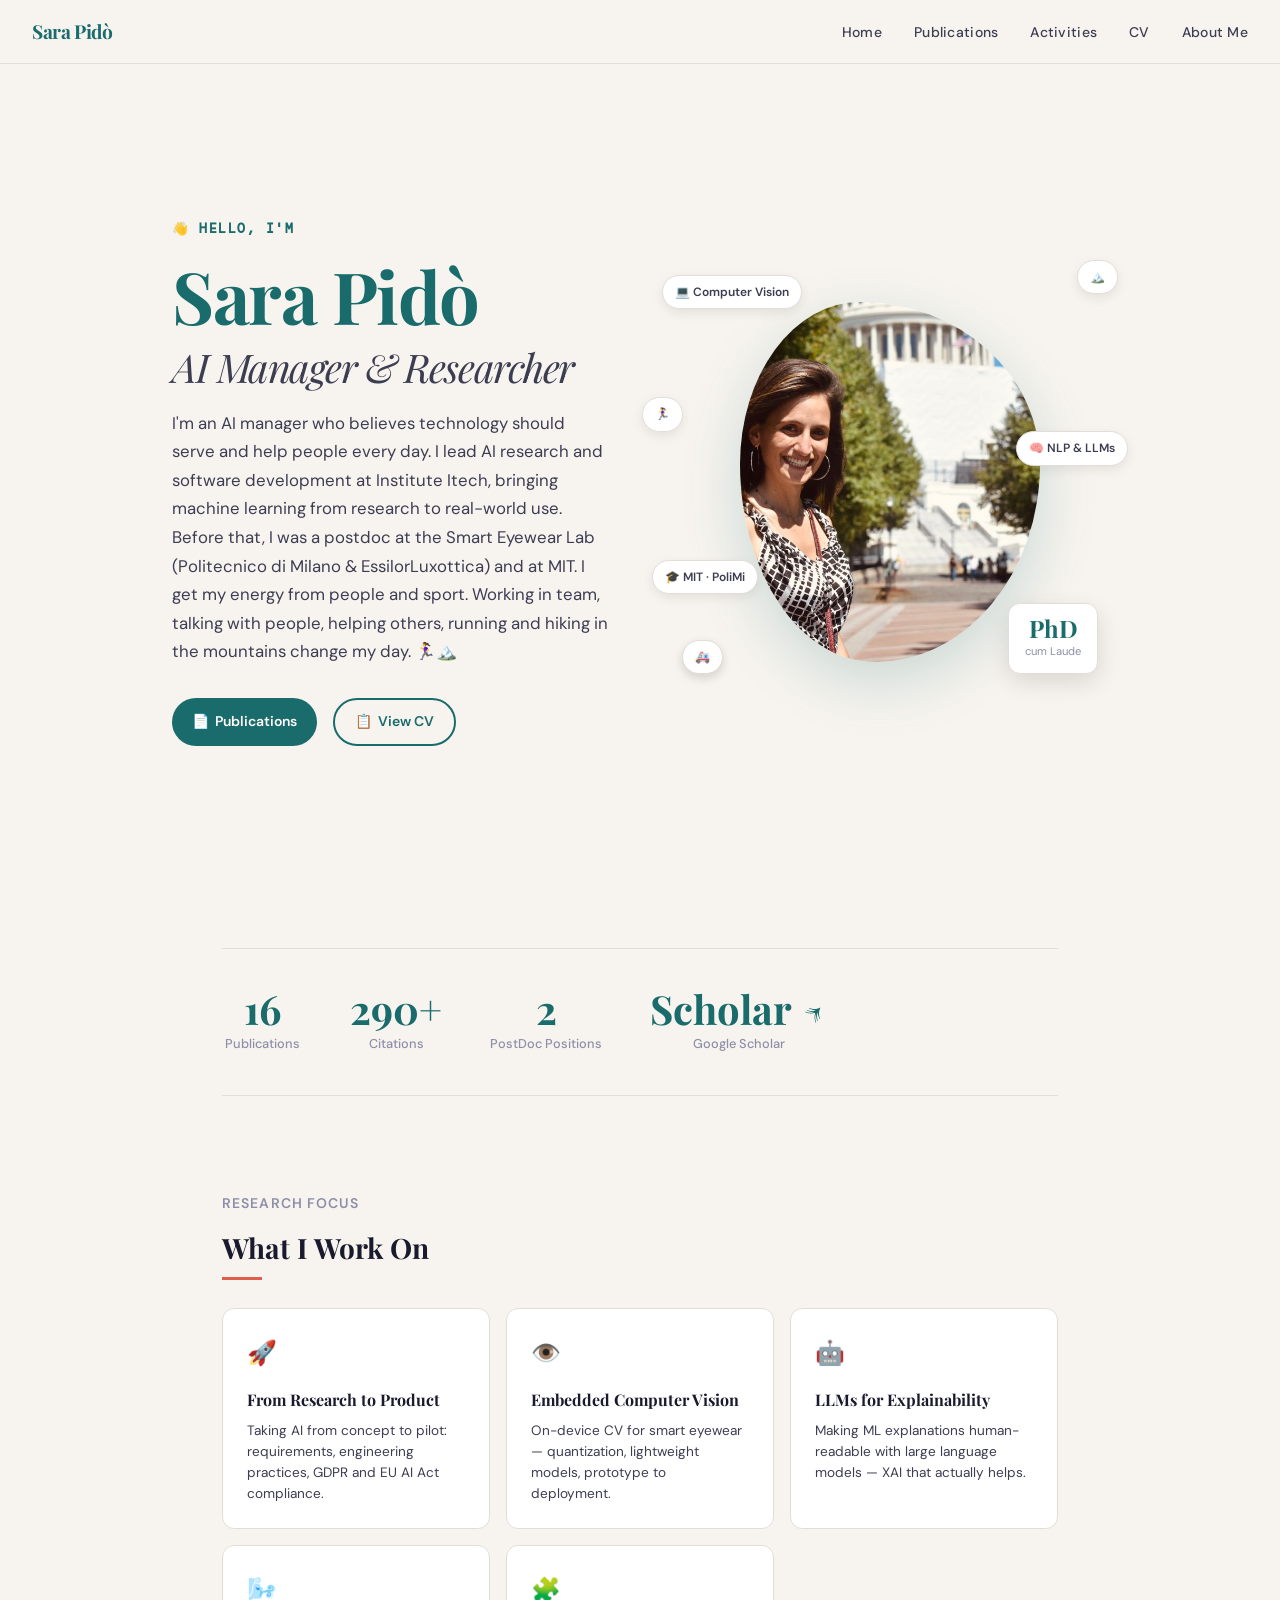
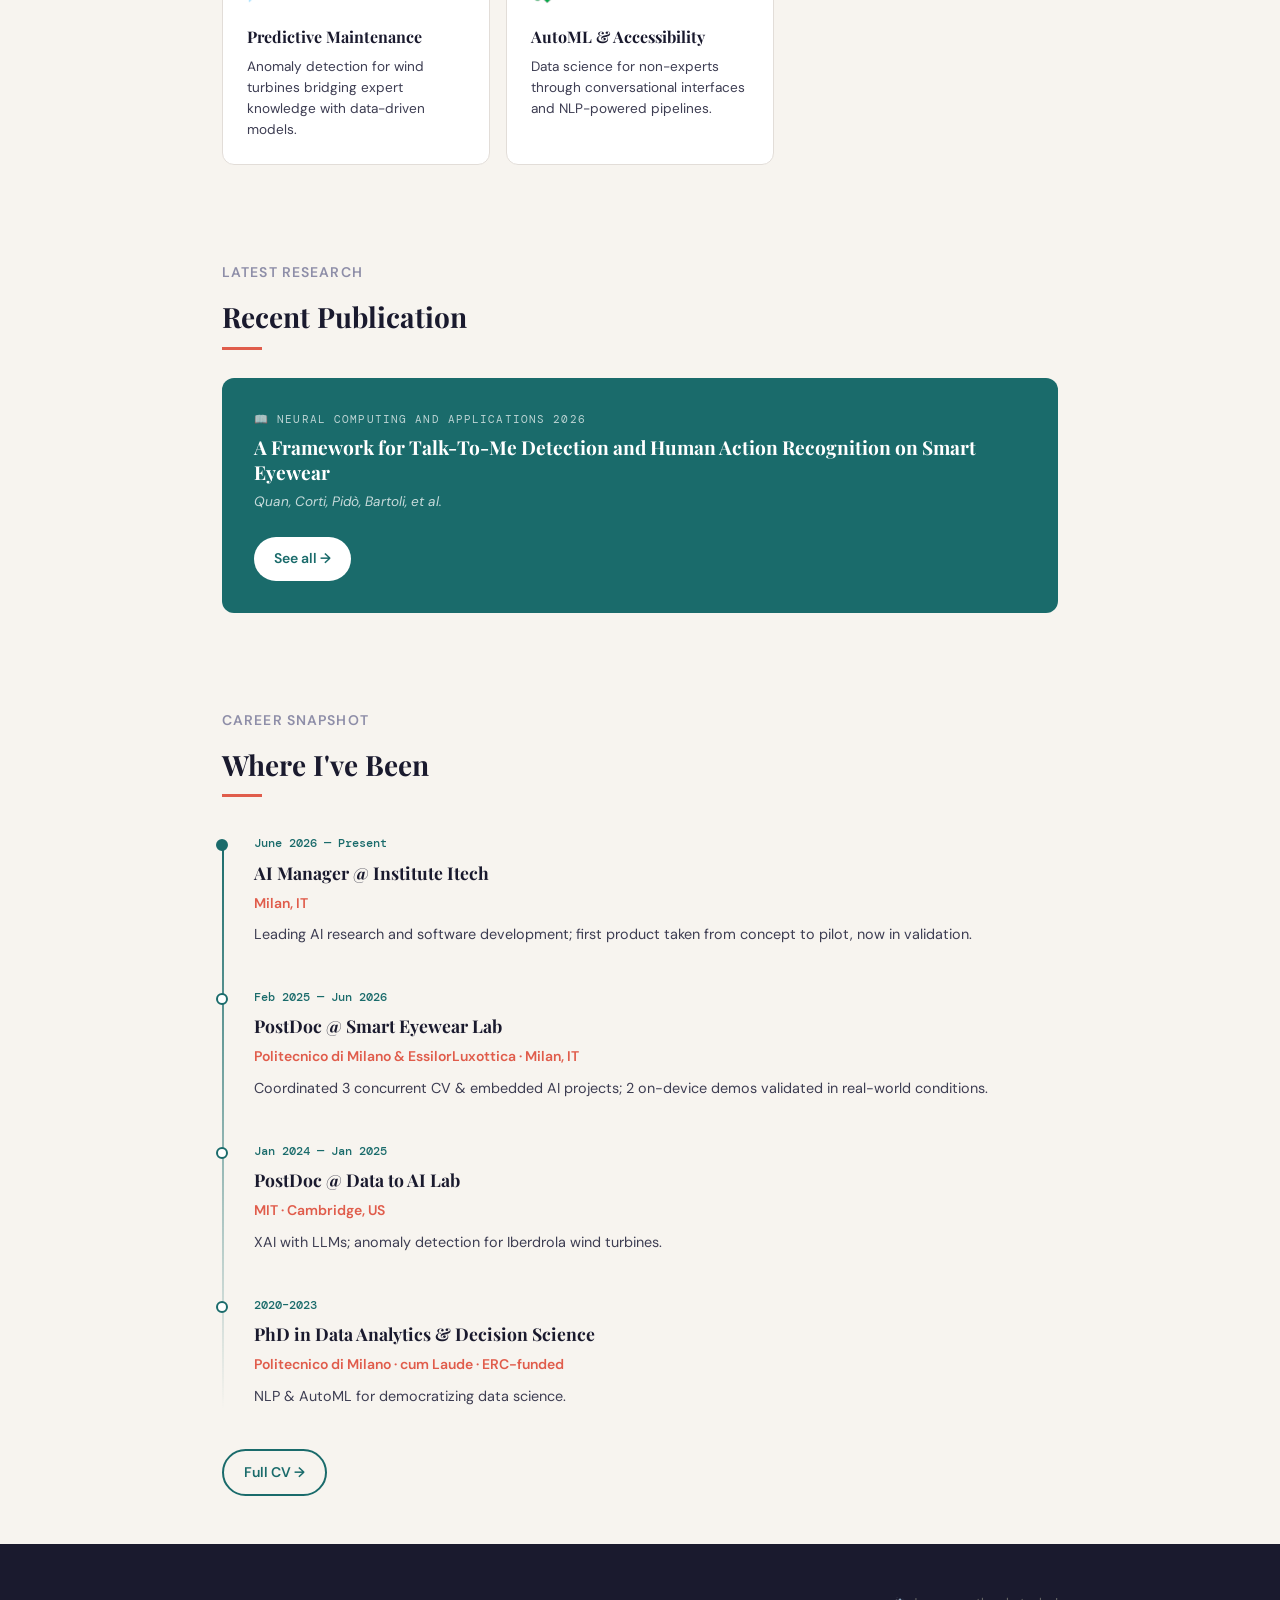
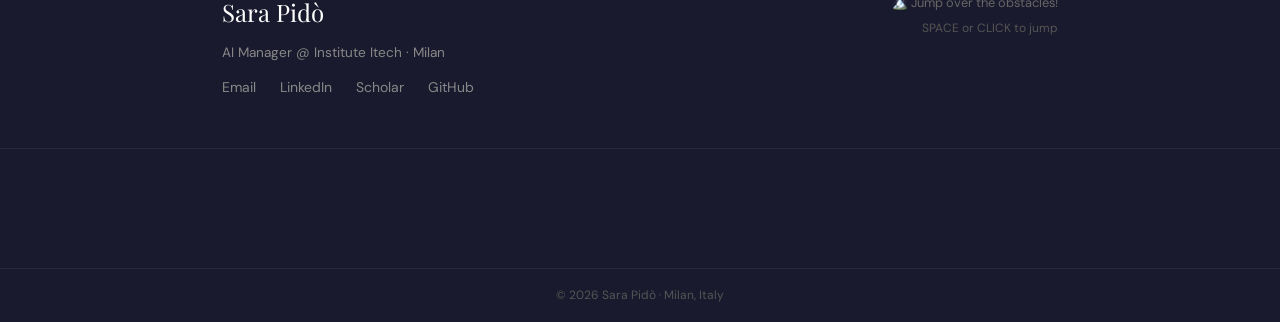
<file: index.html>
<!DOCTYPE html>
<html lang="en">
<head>
  <meta charset="UTF-8" />
  <meta name="viewport" content="width=device-width, initial-scale=1.0" />
  <title>Sara Pidò — AI Manager</title>
  <meta name="description" content="Sara Pidò — AI Manager at Institute Itech. PhD, ex-MIT. Computer Vision, Embedded AI, LLMs, EU AI Act." />
  <link rel="stylesheet" href="assets/css/style.css" />
  <style>
    .hero {
      min-height: calc(100vh - 64px);
      display: grid;
      grid-template-columns: 1fr 1fr;
      align-items: center;
      gap: 4rem;
      max-width: 1000px;
      margin: 0 auto;
      padding: 4rem 2rem;
    }
    @media (max-width: 700px) {
      .hero { grid-template-columns: 1fr; text-align: center; gap: 2rem; padding: 3rem 1.5rem; }
      .hero-photo-wrap { order: -1; display: flex; justify-content: center; }
      .hero-chip { display: none; }
    }
    .hero-eyebrow {
      font-family: var(--font-mono);
      font-size: 0.8rem;
      font-weight: 600;
      letter-spacing: 0.12em;
      text-transform: uppercase;
      color: var(--teal);
      margin-bottom: 1rem;
    }
    .hero h1 {
      font-family: var(--font-display);
      font-size: clamp(2.8rem, 6vw, 4.5rem);
      line-height: 1.1;
      letter-spacing: -0.02em;
      margin-bottom: 1.25rem;
    }
    .hero h1 .name-highlight { color: var(--teal); display: block; }
    .hero h1 .role-line {
      font-size: 0.55em;
      font-weight: 400;
      font-style: italic;
      color: var(--ink-soft);
      display: block;
      margin-top: 0.25em;
    }
    .hero-desc {
      font-size: 1.05rem;
      color: var(--ink-soft);
      line-height: 1.7;
      margin-bottom: 2rem;
      max-width: 480px;
    }
    .hero-cta { display: flex; gap: 1rem; flex-wrap: wrap; }
    .hero-photo-wrap { position: relative; display: flex; justify-content: center; align-items: center; padding: 2rem 2.5rem; }
    .hero-photo-frame {
      width: 300px;
      height: 360px;
      border-radius: 40% 60% 55% 45% / 45% 45% 55% 55%;
      overflow: hidden;
      box-shadow: 0 20px 60px rgba(26,107,107,0.2);
      animation: morphBlob 8s ease-in-out infinite;
      background: linear-gradient(135deg, var(--teal-pale) 0%, #c8e8e8 100%);
      display: flex;
      align-items: center;
      justify-content: center;
    }
    @keyframes morphBlob {
      0%, 100% { border-radius: 40% 60% 55% 45% / 45% 45% 55% 55%; }
      33%       { border-radius: 55% 45% 40% 60% / 60% 55% 45% 40%; }
      66%       { border-radius: 45% 55% 60% 40% / 50% 60% 40% 50%; }
    }
    .hero-photo-frame img { width: 100%; height: 100%; object-fit: cover; object-position: center top; }
    .initials-fallback {
      font-family: var(--font-display);
      font-size: 5rem;
      color: var(--teal);
      font-weight: 700;
      text-align: center;
    }
    .initials-fallback small {
      display: block;
      font-size: 0.7rem;
      color: var(--teal);
      opacity: 0.6;
      font-family: var(--font-body);
      font-weight: 400;
      margin-top: 0.5rem;
    }
    .hero-badge {
      position: absolute;
      bottom: 20px;
      right: 10px;
      background: white;
      border-radius: 12px;
      padding: 12px 16px;
      box-shadow: 0 8px 24px rgba(0,0,0,0.12);
      border: 1px solid var(--border);
      text-align: center;
    }
    .hero-badge .badge-num { font-family: var(--font-display); font-size: 1.5rem; font-weight: 700; color: var(--teal); line-height: 1; }
    .hero-badge .badge-label { color: var(--mist); font-size: 0.7rem; margin-top: 2px; }
    .hero-chip {
      position: absolute;
      background: white;
      border: 1px solid var(--border);
      border-radius: 100px;
      font-size: 0.75rem;
      font-weight: 600;
      color: var(--ink-soft);
      padding: 6px 12px;
      box-shadow: 0 4px 12px rgba(0,0,0,0.08);
      white-space: nowrap;
    }
    .chip-cv   { top: 5px;  left: -10px;  animation: float1 4s ease-in-out infinite; }
    .chip-nlp  { top: 38%;  right: -20px; animation: float2 5s ease-in-out infinite; }
    .chip-mit  { bottom: 100px; left: -20px; animation: float1 6s ease-in-out infinite reverse; }
    .chip-run  { top: 30%;  left: -30px;  animation: float2 4.5s ease-in-out infinite; }
    .chip-mtn  { top: -10px; right: -10px; animation: float1 5.5s ease-in-out infinite reverse; }
    .chip-cook { bottom: 20px; left: 10px; animation: float2 6s ease-in-out infinite; }
    @keyframes float1 { 0%,100%{transform:translateY(0)} 50%{transform:translateY(-8px)} }
    @keyframes float2 { 0%,100%{transform:translateY(0)} 50%{transform:translateY(6px)} }

    .stats-row {
      display: flex;
      gap: 3rem;
      padding: 2.5rem 0;
      border-top: 1px solid var(--border);
      border-bottom: 1px solid var(--border);
      flex-wrap: wrap;
    }
    .stat-item { text-align: center; min-width: 80px; }
    .stat-num { font-family: var(--font-display); font-size: 2.5rem; font-weight: 700; color: var(--teal); line-height: 1; }
    .stat-label { font-size: 0.8rem; color: var(--mist); margin-top: 4px; font-weight: 500; }

    .featured-grid {
      display: grid;
      grid-template-columns: repeat(auto-fill, minmax(240px, 1fr));
      gap: 1rem;
      margin-top: 1.5rem;
    }
    .featured-card {
      background: var(--white);
      border-radius: var(--radius);
      border: 1px solid var(--border);
      padding: 1.5rem;
      transition: all 0.25s;
      text-decoration: none;
      display: block;
      color: inherit;
      position: relative;
      overflow: hidden;
    }
    .featured-card::before {
      content:'';
      position:absolute;
      top:0;left:0;
      width:4px;height:100%;
      background:var(--teal);
      transform:scaleY(0);
      transform-origin:top;
      transition:transform 0.25s;
    }
    .featured-card:hover { box-shadow: var(--shadow-hover); transform: translateY(-2px); }
    .featured-card:hover::before { transform: scaleY(1); }
    .fc-icon { font-size: 1.5rem; margin-bottom: 0.75rem; }
    .fc-title { font-family: var(--font-display); font-size: 1rem; font-weight: 700; color: var(--ink); margin-bottom: 0.4rem; }
    .fc-desc { font-size: 0.85rem; color: var(--ink-soft); line-height: 1.55; }

    .pub-teaser {
      background: var(--teal);
      border-radius: var(--radius);
      padding: 2rem;
      color: white;
      margin-top: 1.5rem;
      display: flex;
      justify-content: space-between;
      align-items: center;
      gap: 1.5rem;
      flex-wrap: wrap;
    }
    .pub-teaser-label { font-family: var(--font-mono); font-size: 0.7rem; letter-spacing: 0.1em; text-transform: uppercase; opacity: 0.7; margin-bottom: 0.4rem; }
    .pub-teaser-title { font-family: var(--font-display); font-size: 1.2rem; font-weight: 700; line-height: 1.3; margin-bottom: 0.3rem; }
    .pub-teaser-venue { font-size: 0.85rem; opacity: 0.75; font-style: italic; }
    .pub-teaser .btn { background: white; color: var(--teal); flex-shrink: 0; }
    .pub-teaser .btn:hover { background: var(--teal-pale); }
  </style>
</head>
<body>
  <div id="nav-container"></div>
  <main>
    <section class="hero">
      <div class="hero-text fade-in">
        <p class="hero-eyebrow">👋 Hello, I'm</p>
        <h1>
          <span class="name-highlight">Sara Pidò</span>
          <span class="role-line">AI Manager &amp; Researcher</span>
        </h1>
        <p class="hero-desc">
          I'm an AI manager who believes technology should serve and help people every day. I lead AI research and software development at Institute Itech, bringing machine learning from research to real-world use. Before that, I was a postdoc at the Smart Eyewear Lab (Politecnico di Milano &amp; EssilorLuxottica) and at MIT. I get my energy from people and sport. Working in team, talking with people, helping others, running and hiking in the mountains change my day. 🏃‍♀️🏔️
        </p>
        <div class="hero-cta">
          <a href="publications.html" class="btn btn-primary"><span>📄</span> Publications</a>
          <a href="cv.html" class="btn btn-outline"><span>📋</span> View CV</a>
        </div>
      </div>

      <div class="hero-photo-wrap fade-in fade-in-delay-2">
        <div class="hero-photo-frame" id="photoFrame">
          <img src="assets/img/sara.jpg" alt="Sara Pidò"
               onerror="this.parentElement.innerHTML='<div class=\'initials-fallback\'>SP<small>Add photo →<br>assets/img/sara.jpg</small></div>'" />
        </div>
        <div class="hero-badge">
          <div class="badge-num">PhD</div>
          <div class="badge-label">cum Laude</div>
        </div>
        <div class="hero-chip chip-cv">💻 Computer Vision</div>
        <div class="hero-chip chip-nlp">🧠 NLP &amp; LLMs</div>
        <div class="hero-chip chip-mit">🎓 MIT · PoliMi</div>
        <div class="hero-chip chip-run">🏃‍♀️</div>
        <div class="hero-chip chip-mtn">🏔️</div>
        <div class="hero-chip chip-cook">🍳</div>
        <div class="hero-chip chip-cook">🚑</div>
      </div>
    </section>

    <div class="section">
      <div class="stats-row fade-in fade-in-delay-1">
        <div class="stat-item"><div class="stat-num">16</div><div class="stat-label">Publications</div></div>
        <div class="stat-item"><div class="stat-num">290+</div><div class="stat-label">Citations</div></div>
        <div class="stat-item"><div class="stat-num">2</div><div class="stat-label">PostDoc Positions</div></div>
        <div class="stat-item"><div class="stat-num"><a href="https://scholar.google.com/citations?user=M_SrptEAAAAJ&hl=en" target="_blank" style="color:var(--teal);text-decoration:none">Scholar ↗</a></div><div class="stat-label">Google Scholar</div></div>
      </div>
    </div>

    <div class="section fade-in fade-in-delay-2">
      <p class="section-subtitle">Research Focus</p>
      <h2 class="section-title">What I Work On</h2>
      <div class="featured-grid">
        <a href="activities.html" class="featured-card">
          <div class="fc-icon">🚀</div>
          <div class="fc-title">From Research to Product</div>
          <div class="fc-desc">Taking AI from concept to pilot: requirements, engineering practices, GDPR and EU AI Act compliance.</div>
        </a>
        <a href="activities.html" class="featured-card">
          <div class="fc-icon">👁️</div>
          <div class="fc-title">Embedded Computer Vision</div>
          <div class="fc-desc">On-device CV for smart eyewear — quantization, lightweight models, prototype to deployment.</div>
        </a>
        <a href="publications.html" class="featured-card">
          <div class="fc-icon">🤖</div>
          <div class="fc-title">LLMs for Explainability</div>
          <div class="fc-desc">Making ML explanations human-readable with large language models — XAI that actually helps.</div>
        </a>
        <a href="activities.html" class="featured-card">
          <div class="fc-icon">🌬️</div>
          <div class="fc-title">Predictive Maintenance</div>
          <div class="fc-desc">Anomaly detection for wind turbines bridging expert knowledge with data-driven models.</div>
        </a>
        <a href="activities.html" class="featured-card">
          <div class="fc-icon">🧩</div>
          <div class="fc-title">AutoML &amp; Accessibility</div>
          <div class="fc-desc">Data science for non-experts through conversational interfaces and NLP-powered pipelines.</div>
        </a>
      </div>
    </div>

    <div class="section fade-in fade-in-delay-3">
      <p class="section-subtitle">Latest Research</p>
      <h2 class="section-title">Recent Publication</h2>
      <div class="pub-teaser">
        <div>
          <div class="pub-teaser-label">📖 Neural Computing and Applications 2026</div>
          <div class="pub-teaser-title">A Framework for Talk-To-Me Detection and Human Action Recognition on Smart Eyewear</div>
          <div class="pub-teaser-venue">Quan, Corti, Pidò, Bartoli, et al.</div>
        </div>
        <a href="publications.html" class="btn">See all →</a>
      </div>
    </div>

    <div class="section fade-in fade-in-delay-3">
      <p class="section-subtitle">Career Snapshot</p>
      <h2 class="section-title">Where I've Been</h2>
      <div class="timeline" style="margin-top:2rem">
        <div class="timeline-item">
          <div class="timeline-dot filled"></div>
          <div class="timeline-date">June 2026 — Present</div>
          <div class="timeline-title">AI Manager @ Institute Itech</div>
          <div class="timeline-org">Milan, IT</div>
          <div class="timeline-desc">Leading AI research and software development; first product taken from concept to pilot, now in validation.</div>
        </div>
        <div class="timeline-item">
          <div class="timeline-dot"></div>
          <div class="timeline-date">Feb 2025 — Jun 2026</div>
          <div class="timeline-title">PostDoc @ Smart Eyewear Lab</div>
          <div class="timeline-org">Politecnico di Milano &amp; EssilorLuxottica · Milan, IT</div>
          <div class="timeline-desc">Coordinated 3 concurrent CV &amp; embedded AI projects; 2 on-device demos validated in real-world conditions.</div>
        </div>
        <div class="timeline-item">
          <div class="timeline-dot"></div>
          <div class="timeline-date">Jan 2024 — Jan 2025</div>
          <div class="timeline-title">PostDoc @ Data to AI Lab</div>
          <div class="timeline-org">MIT · Cambridge, US</div>
          <div class="timeline-desc">XAI with LLMs; anomaly detection for Iberdrola wind turbines.</div>
        </div>
        <div class="timeline-item">
          <div class="timeline-dot"></div>
          <div class="timeline-date">2020–2023</div>
          <div class="timeline-title">PhD in Data Analytics &amp; Decision Science</div>
          <div class="timeline-org">Politecnico di Milano · cum Laude · ERC-funded</div>
          <div class="timeline-desc">NLP &amp; AutoML for democratizing data science.</div>
        </div>
      </div>
      <div style="margin-top:2rem"><a href="cv.html" class="btn btn-outline">Full CV →</a></div>
    </div>
  </main>
  <div id="footer-container"></div>
  <script src="assets/js/layout.js"></script>
  <script src="assets/js/main.js"></script>
</body>
</html>
</file>
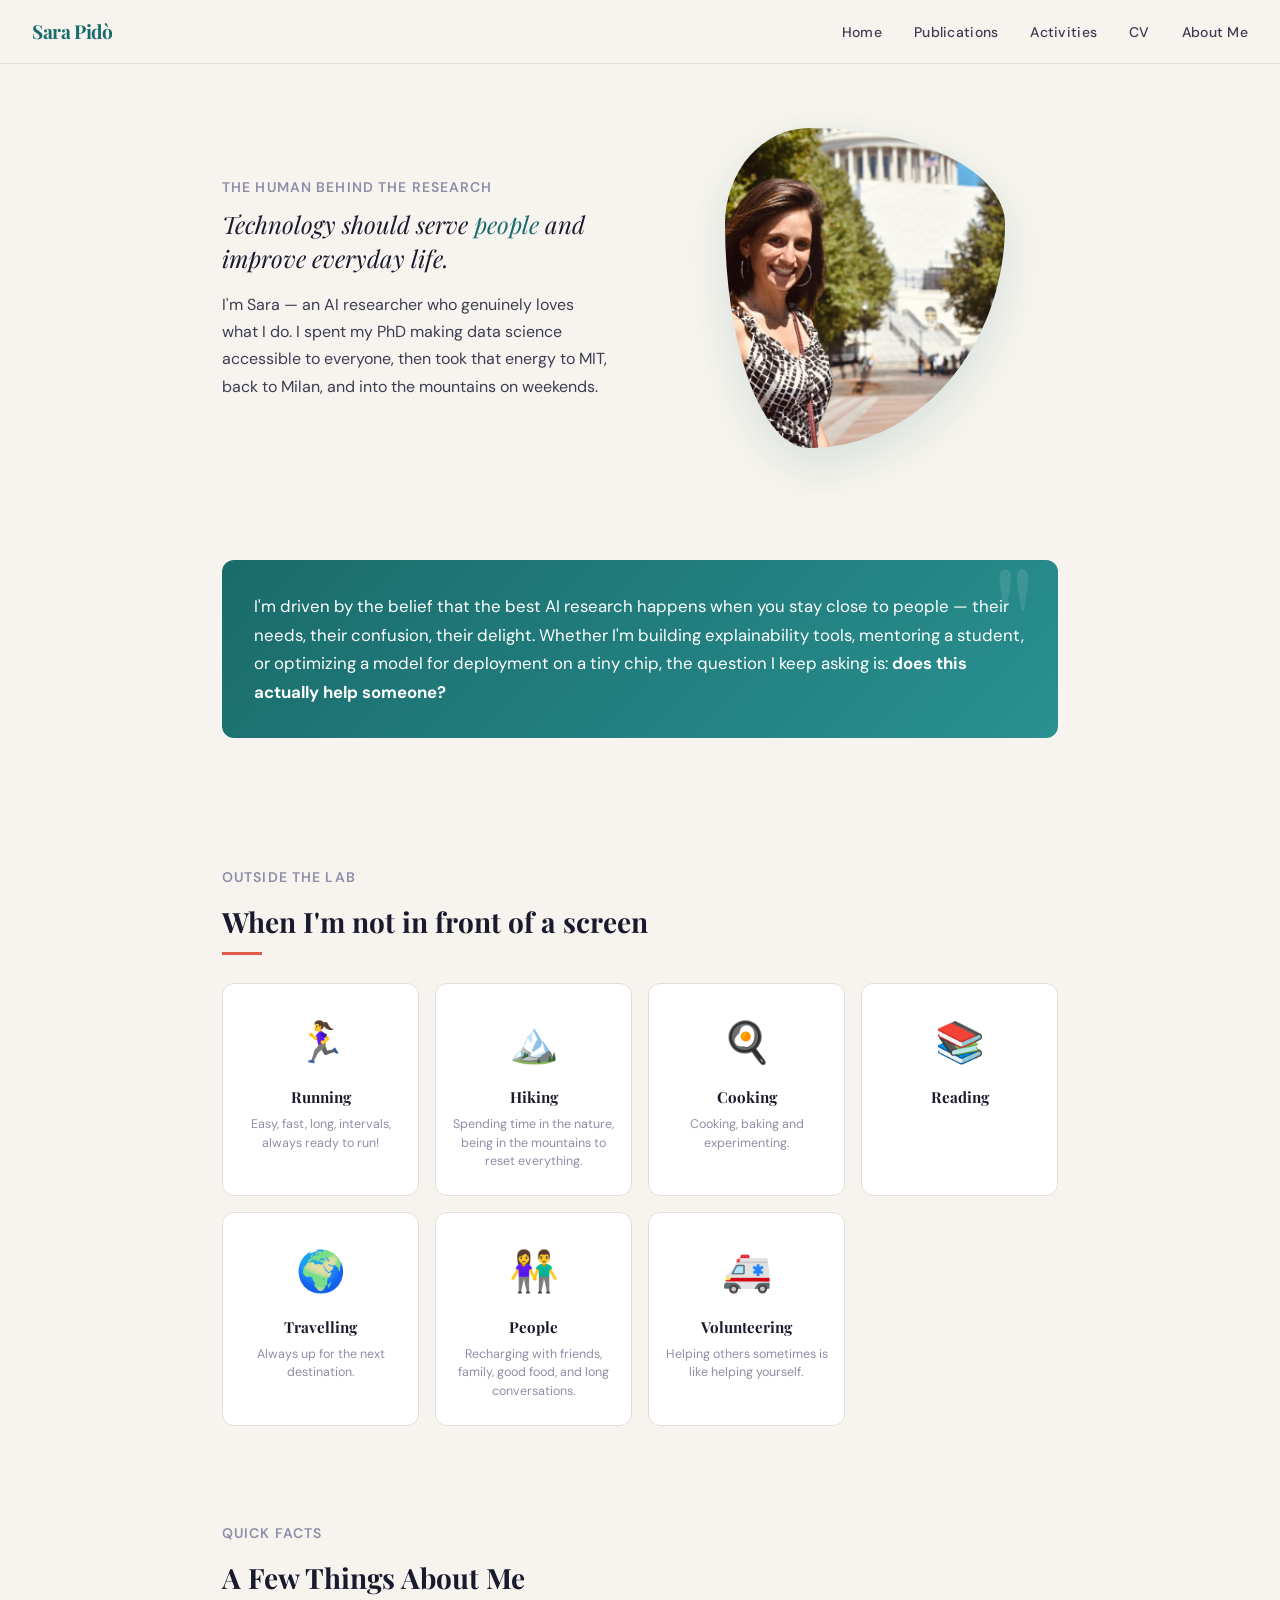
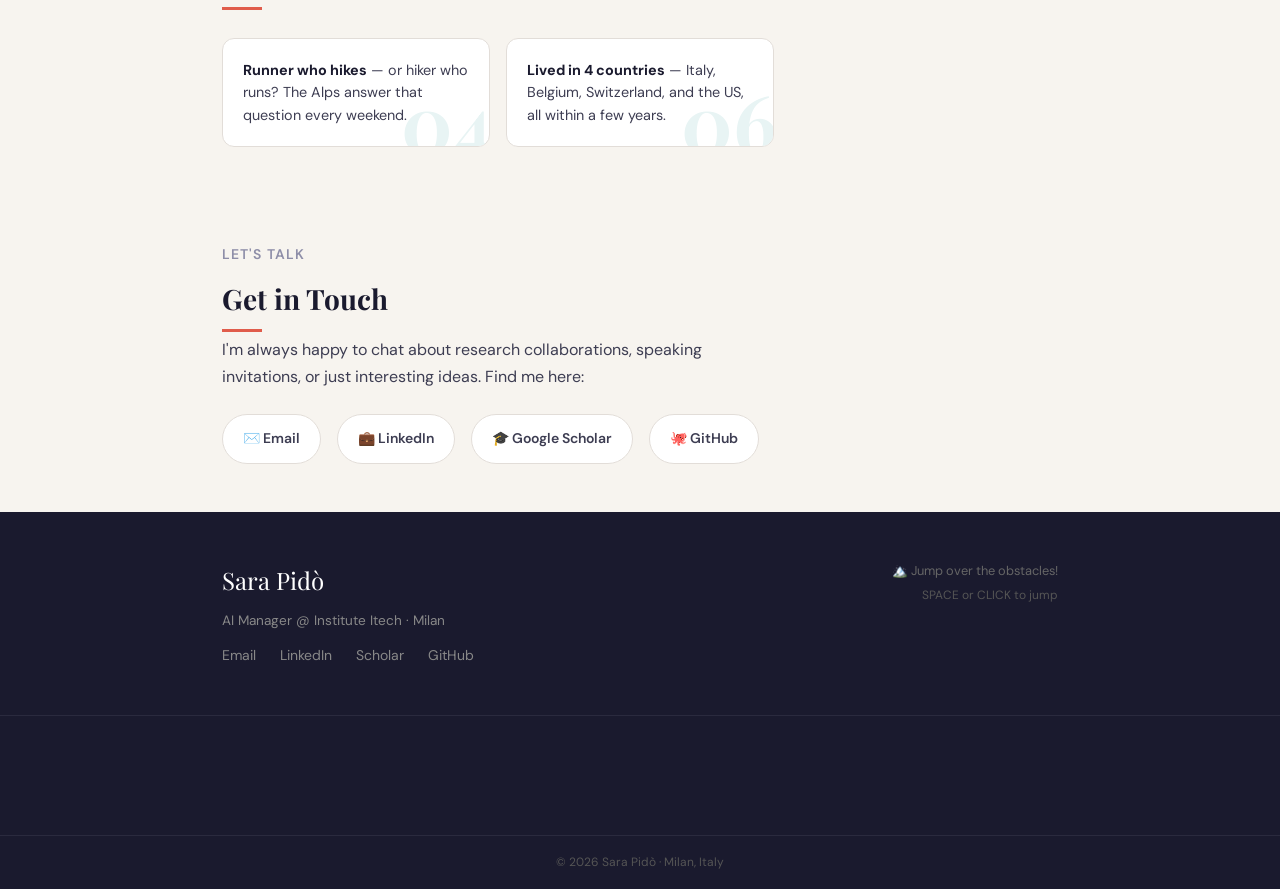
<file: about.html>
<!DOCTYPE html>
<html lang="en">
<head>
  <meta charset="UTF-8" />
  <meta name="viewport" content="width=device-width, initial-scale=1.0" />
  <title>About Me — Sara Pidò</title>
  <link rel="stylesheet" href="assets/css/style.css" />
  <style>
    .about-hero {
      display: grid;
      grid-template-columns: 1fr 1fr;
      gap: 4rem;
      align-items: center;
      padding: 4rem 2rem 2rem;
      max-width: 900px;
      margin: 0 auto;
    }
    @media (max-width: 640px) { .about-hero { grid-template-columns: 1fr; } }

    .about-photo-frame {
      width: 280px;
      height: 320px;
      border-radius: 30% 70% 70% 30% / 30% 30% 70% 70%;
      overflow: hidden;
      background: linear-gradient(135deg, var(--teal-pale), #c8e8e8);
      display: flex;
      align-items: center;
      justify-content: center;
      box-shadow: 0 16px 48px rgba(26,107,107,0.15);
      animation: morphBlob2 10s ease-in-out infinite;
    }
    @keyframes morphBlob2 {
      0%,100%{ border-radius: 30% 70% 70% 30% / 30% 30% 70% 70%; }
      50%    { border-radius: 70% 30% 30% 70% / 70% 70% 30% 30%; }
    }
    .about-photo-frame img { width:100%; height:100%; object-fit:cover; object-position:center top; }
    .about-initials { font-family:var(--font-display); font-size:4rem; color:var(--teal); font-weight:700; text-align:center; }
    .about-initials small { display:block; font-size:0.7rem; font-family:var(--font-body); font-weight:400; color:var(--teal); opacity:0.6; margin-top:0.4rem; }

    .about-quote {
      font-family: var(--font-display);
      font-size: 1.5rem;
      font-style: italic;
      color: var(--ink);
      line-height: 1.4;
      margin-bottom: 1rem;
    }
    .about-quote em { color: var(--teal); }

    .belief-card {
      background: linear-gradient(135deg, var(--teal) 0%, var(--teal-light) 100%);
      border-radius: var(--radius);
      padding: 2rem;
      color: white;
      margin: 2rem 0;
      position: relative;
      overflow: hidden;
    }
    .belief-card::before {
      content: '"';
      position: absolute;
      top: -20px; right: 20px;
      font-family: var(--font-display);
      font-size: 10rem;
      color: rgba(255,255,255,0.1);
      line-height: 1;
    }
    .belief-card p { font-size: 1.05rem; line-height: 1.7; position: relative; }

    .hobby-grid {
      display: grid;
      grid-template-columns: repeat(auto-fill, minmax(160px, 1fr));
      gap: 1rem;
      margin-top: 1.5rem;
    }
    .hobby-card {
      background: var(--white);
      border-radius: var(--radius);
      border: 1px solid var(--border);
      padding: 1.5rem 1rem;
      text-align: center;
      transition: all 0.25s;
      cursor: default;
    }
    .hobby-card:hover {
      box-shadow: var(--shadow-hover);
      transform: translateY(-4px);
      border-color: var(--teal-pale);
    }
    .hobby-emoji { font-size: 2.5rem; display:block; margin-bottom: 0.6rem; }
    .hobby-name { font-family: var(--font-display); font-size: 0.95rem; font-weight:700; color:var(--ink); margin-bottom:0.25rem; }
    .hobby-desc { font-size:0.78rem; color:var(--mist); line-height:1.5; }

    .fun-fact-grid {
      display: grid;
      grid-template-columns: repeat(auto-fill, minmax(200px, 1fr));
      gap: 1rem;
      margin-top: 1.5rem;
    }
    .fun-fact {
      background: var(--white);
      border-radius: var(--radius);
      border: 1px solid var(--border);
      padding: 1.25rem;
      position: relative;
      overflow: hidden;
    }
    .fun-fact::after {
      content: attr(data-num);
      position: absolute;
      bottom: -15px; right: -5px;
      font-family: var(--font-display);
      font-size: 5rem;
      font-weight: 700;
      color: var(--teal-pale);
      line-height: 1;
    }
    .fun-fact-text { font-size: 0.9rem; color: var(--ink-soft); line-height: 1.55; position: relative; }
    .fun-fact-text strong { color: var(--ink); }

    .connect-row {
      display: flex;
      gap: 1rem;
      flex-wrap: wrap;
      margin-top: 1.5rem;
    }
    .connect-btn {
      display: inline-flex;
      align-items: center;
      gap: 8px;
      padding: 12px 20px;
      border-radius: 100px;
      font-size: 0.875rem;
      font-weight: 600;
      text-decoration: none;
      transition: all 0.2s;
      border: 1.5px solid var(--border);
      background: var(--white);
      color: var(--ink-soft);
    }
    .connect-btn:hover {
      border-color: var(--teal);
      color: var(--teal);
      box-shadow: var(--shadow);
    }
  </style>
</head>
<body>
  <div id="nav-container"></div>
  <main>

    <div class="about-hero fade-in">
      <div>
        <p class="section-subtitle">The Human Behind the Research</p>
        <div class="about-quote">
          Technology should serve <em>people</em> and improve everyday life.
        </div>
        <p style="color:var(--ink-soft);font-size:1rem;line-height:1.7">
          I'm Sara — an AI researcher who genuinely loves what I do. I spent my PhD making data science accessible to everyone, then took that energy to MIT, back to Milan, and into the mountains on weekends.
        </p>
      </div>
      <div style="display:flex;justify-content:center">
        <div class="about-photo-frame">
          <img src="assets/img/sara.jpg" alt="Sara Pidò"
               onerror="this.parentElement.innerHTML='<div class=\'about-initials\'>SP<small>assets/img/sara.jpg</small></div>'" />
        </div>
      </div>
    </div>

    <!-- BELIEF -->
    <div class="section fade-in fade-in-delay-1">
      <div class="belief-card">
        <p>
          I'm driven by the belief that the best AI research happens when you stay close to people — their needs, their confusion, their delight. Whether I'm building explainability tools, mentoring a student, or optimizing a model for deployment on a tiny chip, the question I keep asking is: <strong>does this actually help someone?</strong>
        </p>
      </div>
    </div>

    <!-- HOBBIES -->
    <div class="section fade-in fade-in-delay-2">
      <p class="section-subtitle">Outside the Lab</p>
      <h2 class="section-title">When I'm not in front of a screen</h2>
      <div class="hobby-grid">
        <div class="hobby-card">
          <span class="hobby-emoji">🏃‍♀️</span>
          <div class="hobby-name">Running</div>
          <div class="hobby-desc">Easy, fast, long, intervals, always ready to run!</div>
        </div>
        <div class="hobby-card">
          <span class="hobby-emoji">🏔️</span>
          <div class="hobby-name">Hiking</div>
          <div class="hobby-desc">Spending time in the nature, being in the mountains to reset everything.</div>
        </div>
        <div class="hobby-card">
          <span class="hobby-emoji">🍳</span>
          <div class="hobby-name">Cooking</div>
          <div class="hobby-desc">Cooking, baking and experimenting.</div>
        </div>
        <div class="hobby-card">
          <span class="hobby-emoji">📚</span>
          <div class="hobby-name">Reading</div>
          <div class="hobby-desc"></div>
        </div>
        <div class="hobby-card">
          <span class="hobby-emoji">🌍</span>
          <div class="hobby-name">Travelling</div>
          <div class="hobby-desc">Always up for the next destination.</div>
        </div>
        <div class="hobby-card">
          <span class="hobby-emoji">👫</span>
          <div class="hobby-name">People</div>
          <div class="hobby-desc">Recharging with friends, family, good food, and long conversations.</div>
        </div>
        <div class="hobby-card">
          <span class="hobby-emoji">🚑</span>
          <div class="hobby-name">Volunteering</div>
          <div class="hobby-desc">Helping others sometimes is like helping yourself.</div>
        </div>
      </div>
    </div>

    <!-- FUN FACTS -->
    <div class="section fade-in fade-in-delay-3">
      <p class="section-subtitle">Quick Facts</p>
      <h2 class="section-title">A Few Things About Me</h2>
      <div class="fun-fact-grid">
        <div class="fun-fact" data-num="04">
          <div class="fun-fact-text"><strong>Runner who hikes</strong> — or hiker who runs? The Alps answer that question every weekend.</div>
        </div>
        <div class="fun-fact" data-num="06">
          <div class="fun-fact-text"><strong>Lived in 4 countries</strong> — Italy, Belgium, Switzerland, and the US, all within a few years.</div>
        </div>
      </div>
    </div>

    <!-- CONNECT -->
    <div class="section fade-in fade-in-delay-3">
      <p class="section-subtitle">Let's Talk</p>
      <h2 class="section-title">Get in Touch</h2>
      <p style="color:var(--ink-soft);max-width:500px;margin-bottom:0.5rem">
        I'm always happy to chat about research collaborations, speaking invitations, or just interesting ideas. Find me here:
      </p>
      <div class="connect-row">
        <a href="mailto:sarapido95@gmail.com" class="connect-btn">✉️ Email</a>
        <a href="https://linkedin.com/in/sara-pido" target="_blank" class="connect-btn">💼 LinkedIn</a>
        <a href="https://scholar.google.com/citations?user=M_SrptEAAAAJ&hl=en" target="_blank" class="connect-btn">🎓 Google Scholar</a>
        <a href="https://github.com/SaraPido" target="_blank" class="connect-btn">🐙 GitHub</a>
      </div>
    </div>

  </main>
  <div id="footer-container"></div>
  <script src="assets/js/layout.js"></script>
  <script src="assets/js/main.js"></script>
</body>
</html>
</file>
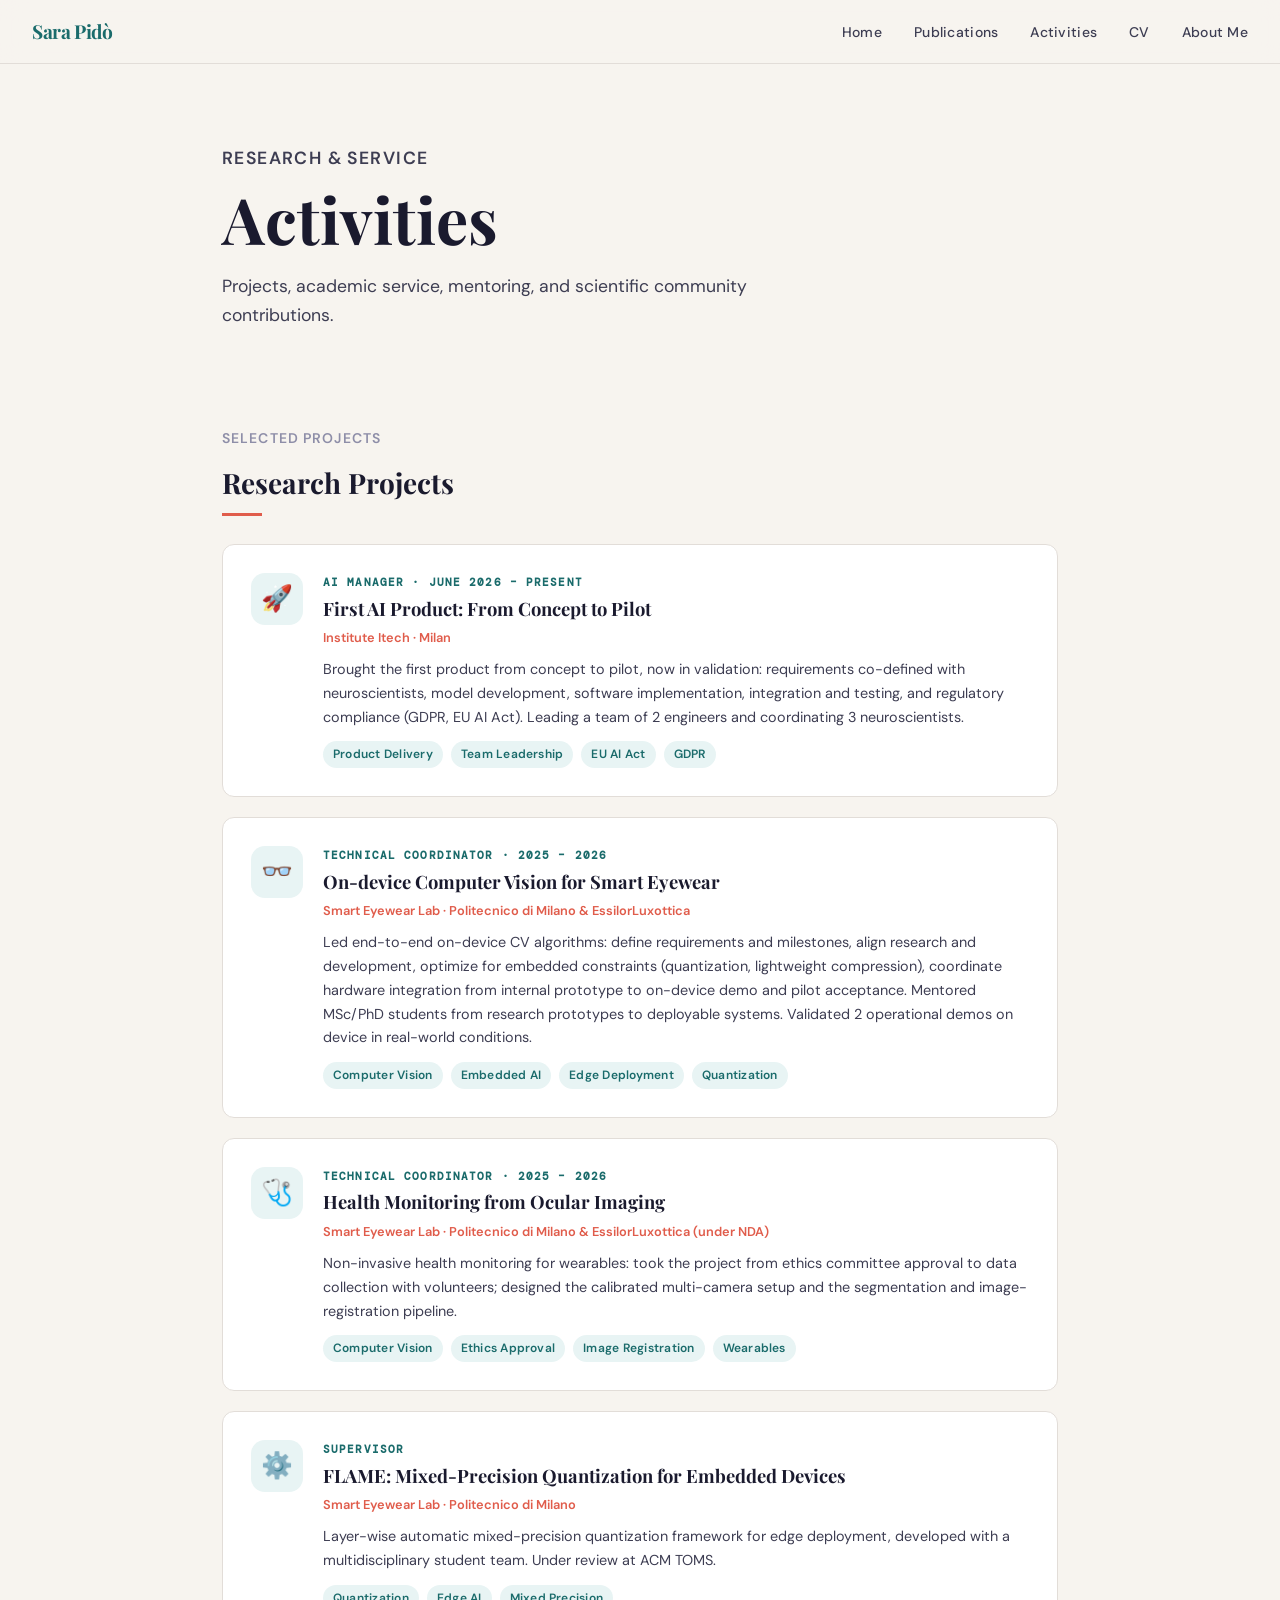
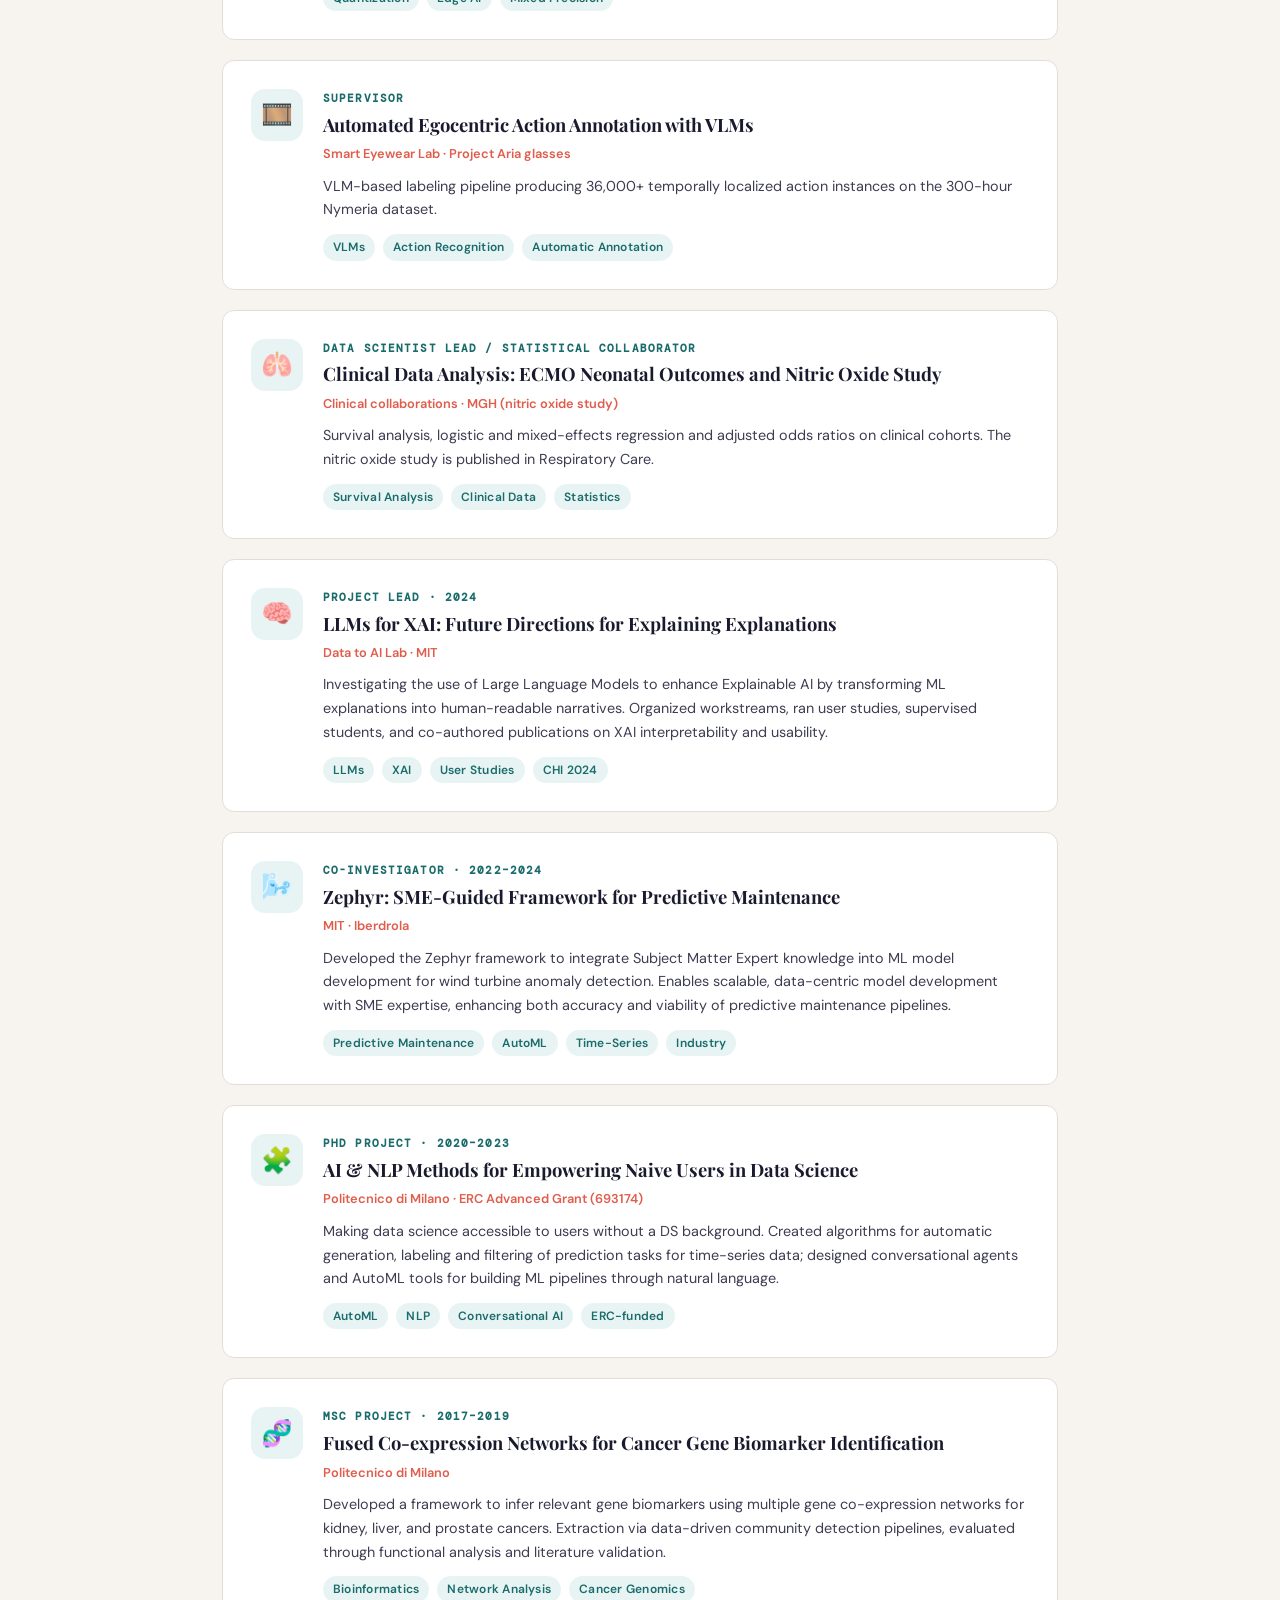
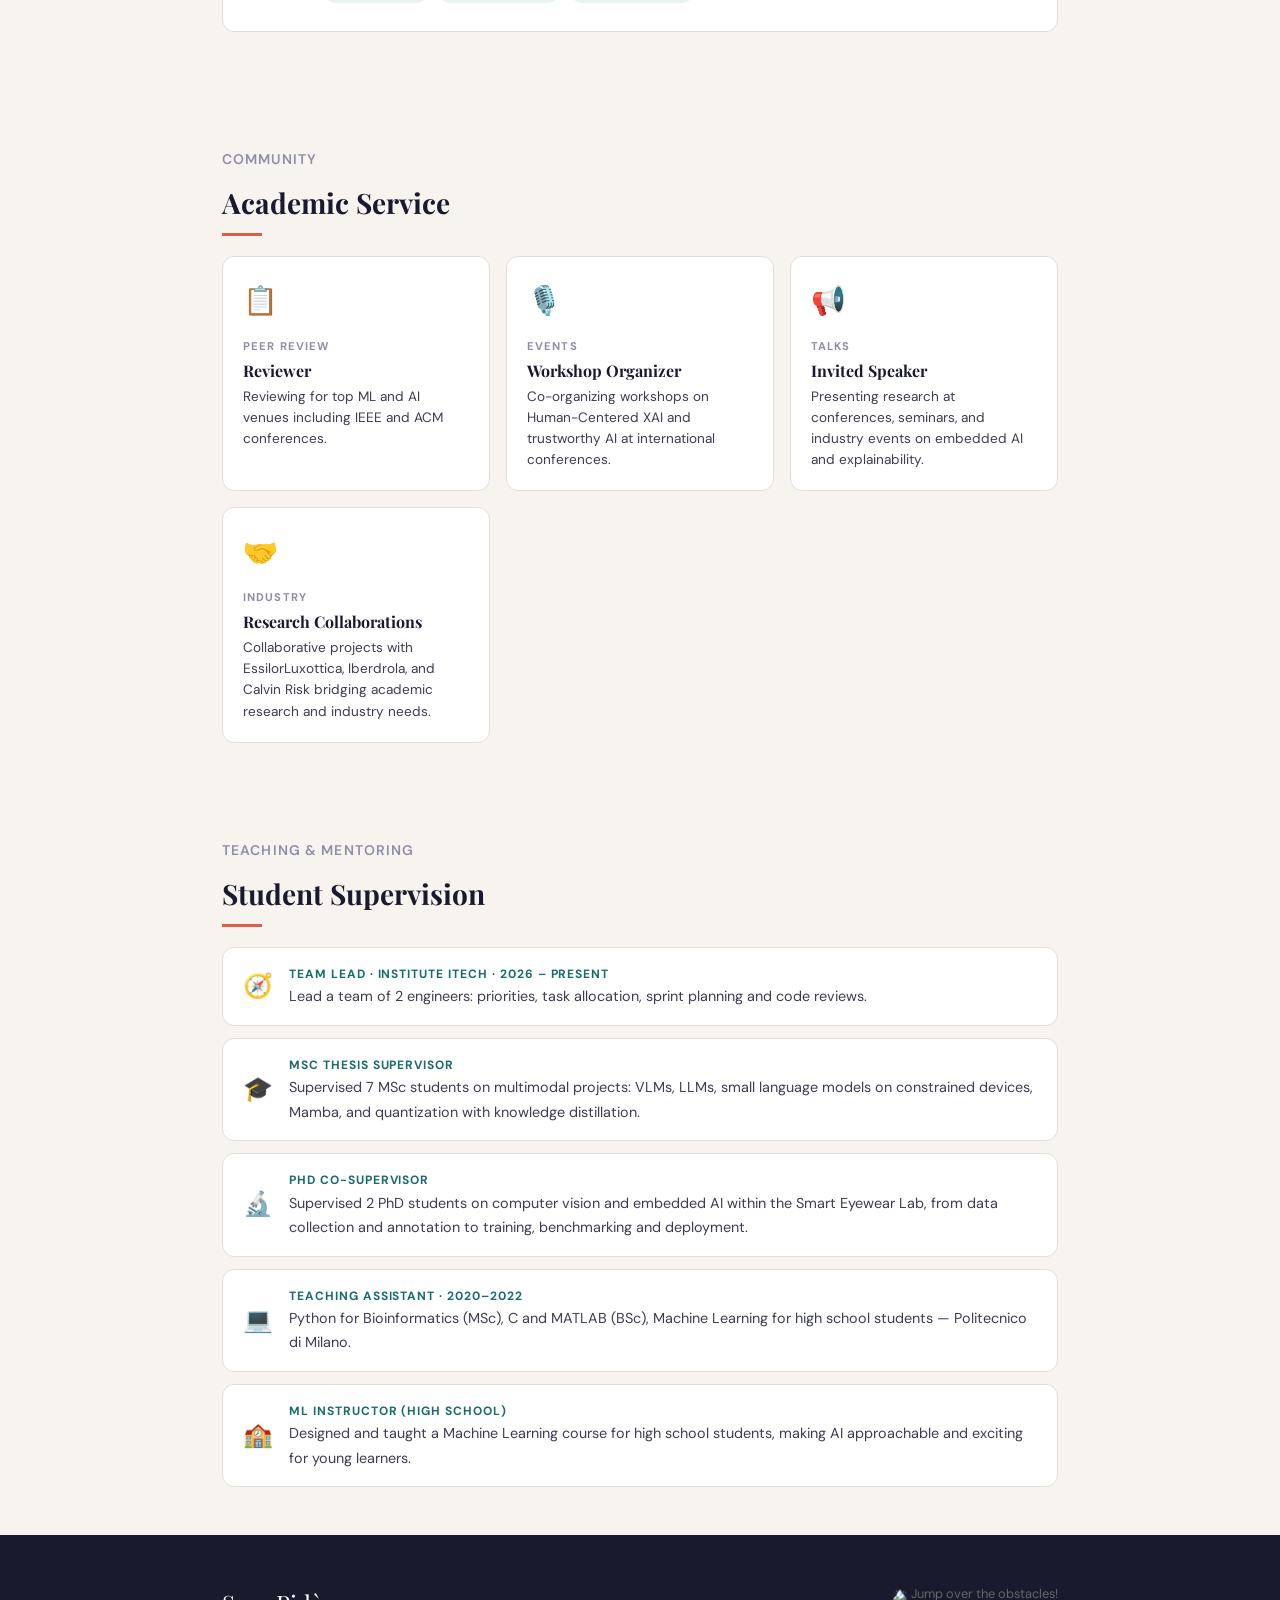
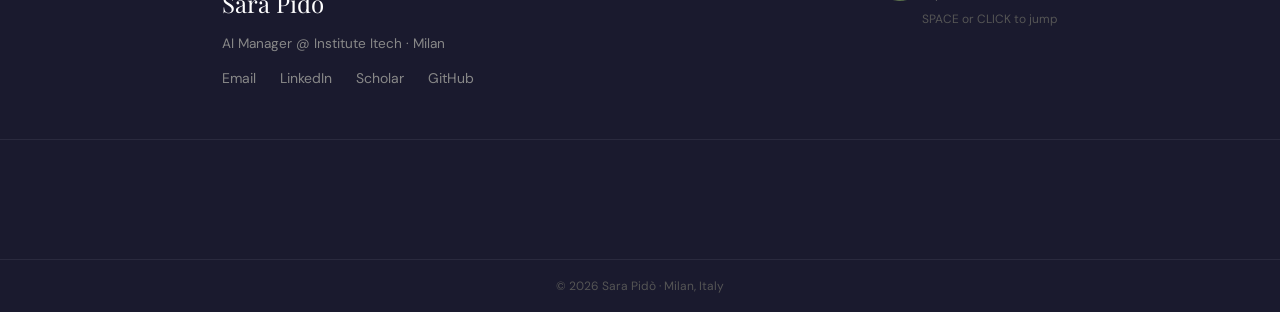
<file: activities.html>
<!DOCTYPE html>
<html lang="en">
<head>
  <meta charset="UTF-8" />
  <meta name="viewport" content="width=device-width, initial-scale=1.0" />
  <title>Activities — Sara Pidò</title>
  <link rel="stylesheet" href="assets/css/style.css" />
  <style>
    .project-card {
      background: var(--white);
      border-radius: var(--radius);
      border: 1px solid var(--border);
      padding: 1.75rem;
      margin-bottom: 1.25rem;
      transition: all 0.25s;
      display: grid;
      grid-template-columns: auto 1fr;
      gap: 1.25rem;
      align-items: start;
    }
    .project-card:hover { box-shadow: var(--shadow-hover); transform: translateY(-2px); }
    .project-icon-box {
      width: 52px;
      height: 52px;
      border-radius: 14px;
      background: var(--teal-pale);
      display: flex;
      align-items: center;
      justify-content: center;
      font-size: 1.6rem;
      flex-shrink: 0;
    }
    .project-role {
      font-family: var(--font-mono);
      font-size: 0.7rem;
      font-weight: 600;
      letter-spacing: 0.1em;
      text-transform: uppercase;
      color: var(--teal);
      margin-bottom: 0.3rem;
    }
    .project-title {
      font-family: var(--font-display);
      font-size: 1.15rem;
      font-weight: 700;
      color: var(--ink);
      margin-bottom: 0.4rem;
      line-height: 1.3;
    }
    .project-org {
      font-size: 0.8rem;
      font-weight: 600;
      color: var(--coral);
      margin-bottom: 0.6rem;
    }
    .project-desc {
      font-size: 0.9rem;
      color: var(--ink-soft);
      line-height: 1.65;
      margin-bottom: 0.75rem;
    }
    @media (max-width: 500px) {
      .project-card { grid-template-columns: 1fr; }
    }

    .service-grid {
      display: grid;
      grid-template-columns: repeat(auto-fill, minmax(220px, 1fr));
      gap: 1rem;
      margin-top: 1rem;
    }

    .mentoring-list {
      display: flex;
      flex-direction: column;
      gap: 0.75rem;
      margin-top: 1rem;
    }
    .mentoring-item {
      background: var(--white);
      border-radius: var(--radius);
      border: 1px solid var(--border);
      padding: 1rem 1.25rem;
      display: flex;
      align-items: center;
      gap: 1rem;
      transition: all 0.2s;
    }
    .mentoring-item:hover { box-shadow: var(--shadow); }
    .mentoring-badge {
      font-size: 1.5rem;
      flex-shrink: 0;
    }
    .mentoring-info {}
    .mentoring-type { font-size: 0.75rem; font-weight: 700; color: var(--teal); letter-spacing: 0.08em; text-transform: uppercase; }
    .mentoring-detail { font-size: 0.9rem; color: var(--ink-soft); }
  </style>
</head>
<body>
  <div id="nav-container"></div>
  <main>
    <div class="page-hero fade-in">
      <p class="section-subtitle">Research &amp; Service</p>
      <h1>Activities</h1>
      <p>Projects, academic service, mentoring, and scientific community contributions.</p>
    </div>

    <!-- PROJECTS -->
    <div class="section fade-in fade-in-delay-1">
      <p class="section-subtitle">Selected Projects</p>
      <h2 class="section-title">Research Projects</h2>

      <div style="margin-top:1.5rem">

        <div class="project-card">
          <div class="project-icon-box">🚀</div>
          <div>
            <div class="project-role">AI Manager · June 2026 – Present</div>
            <div class="project-title">First AI Product: From Concept to Pilot</div>
            <div class="project-org">Institute Itech · Milan</div>
            <div class="project-desc">
              Brought the first product from concept to pilot, now in validation: requirements co-defined with neuroscientists, model development, software implementation, integration and testing, and regulatory compliance (GDPR, EU AI Act). Leading a team of 2 engineers and coordinating 3 neuroscientists.
            </div>
            <div style="display:flex;gap:0.5rem;flex-wrap:wrap">
              <span class="tag">Product Delivery</span>
              <span class="tag">Team Leadership</span>
              <span class="tag">EU AI Act</span>
              <span class="tag">GDPR</span>
            </div>
          </div>
        </div>

        <div class="project-card">
          <div class="project-icon-box">👓</div>
          <div>
            <div class="project-role">Technical Coordinator · 2025 – 2026</div>
            <div class="project-title">On-device Computer Vision for Smart Eyewear</div>
            <div class="project-org">Smart Eyewear Lab · Politecnico di Milano &amp; EssilorLuxottica</div>
            <div class="project-desc">
              Led end-to-end on-device CV algorithms: define requirements and milestones, align research and development, optimize for embedded constraints (quantization, lightweight compression), coordinate hardware integration from internal prototype to on-device demo and pilot acceptance. Mentored MSc/PhD students from research prototypes to deployable systems. Validated 2 operational demos on device in real-world conditions.
            </div>
            <div style="display:flex;gap:0.5rem;flex-wrap:wrap">
              <span class="tag">Computer Vision</span>
              <span class="tag">Embedded AI</span>
              <span class="tag">Edge Deployment</span>
              <span class="tag">Quantization</span>
            </div>
          </div>
        </div>
        <div class="project-card">
          <div class="project-icon-box">🩺</div>
          <div>
            <div class="project-role">Technical Coordinator · 2025 – 2026</div>
            <div class="project-title">Health Monitoring from Ocular Imaging</div>
            <div class="project-org">Smart Eyewear Lab · Politecnico di Milano &amp; EssilorLuxottica (under NDA)</div>
            <div class="project-desc">
              Non-invasive health monitoring for wearables: took the project from ethics committee approval to data collection with volunteers; designed the calibrated multi-camera setup and the segmentation and image-registration pipeline.
            </div>
            <div style="display:flex;gap:0.5rem;flex-wrap:wrap">
              <span class="tag">Computer Vision</span>
              <span class="tag">Ethics Approval</span>
              <span class="tag">Image Registration</span>
              <span class="tag">Wearables</span>
            </div>
          </div>
        </div>

        <div class="project-card">
          <div class="project-icon-box">⚙️</div>
          <div>
            <div class="project-role">Supervisor</div>
            <div class="project-title">FLAME: Mixed-Precision Quantization for Embedded Devices</div>
            <div class="project-org">Smart Eyewear Lab · Politecnico di Milano</div>
            <div class="project-desc">
              Layer-wise automatic mixed-precision quantization framework for edge deployment, developed with a multidisciplinary student team. Under review at ACM TOMS.
            </div>
            <div style="display:flex;gap:0.5rem;flex-wrap:wrap">
              <span class="tag">Quantization</span>
              <span class="tag">Edge AI</span>
              <span class="tag">Mixed Precision</span>
            </div>
          </div>
        </div>

        <div class="project-card">
          <div class="project-icon-box">🎞️</div>
          <div>
            <div class="project-role">Supervisor</div>
            <div class="project-title">Automated Egocentric Action Annotation with VLMs</div>
            <div class="project-org">Smart Eyewear Lab · Project Aria glasses</div>
            <div class="project-desc">
              VLM-based labeling pipeline producing 36,000+ temporally localized action instances on the 300-hour Nymeria dataset.
            </div>
            <div style="display:flex;gap:0.5rem;flex-wrap:wrap">
              <span class="tag">VLMs</span>
              <span class="tag">Action Recognition</span>
              <span class="tag">Automatic Annotation</span>
            </div>
          </div>
        </div>

        <div class="project-card">
          <div class="project-icon-box">🫁</div>
          <div>
            <div class="project-role">Data Scientist Lead / Statistical Collaborator</div>
            <div class="project-title">Clinical Data Analysis: ECMO Neonatal Outcomes and Nitric Oxide Study</div>
            <div class="project-org">Clinical collaborations · MGH (nitric oxide study)</div>
            <div class="project-desc">
              Survival analysis, logistic and mixed-effects regression and adjusted odds ratios on clinical cohorts. The nitric oxide study is published in Respiratory Care.
            </div>
            <div style="display:flex;gap:0.5rem;flex-wrap:wrap">
              <span class="tag">Survival Analysis</span>
              <span class="tag">Clinical Data</span>
              <span class="tag">Statistics</span>
            </div>
          </div>
        </div>


        <div class="project-card">
          <div class="project-icon-box">🧠</div>
          <div>
            <div class="project-role">Project Lead · 2024</div>
            <div class="project-title">LLMs for XAI: Future Directions for Explaining Explanations</div>
            <div class="project-org">Data to AI Lab · MIT</div>
            <div class="project-desc">
              Investigating the use of Large Language Models to enhance Explainable AI by transforming ML explanations into human-readable narratives. Organized workstreams, ran user studies, supervised students, and co-authored publications on XAI interpretability and usability.
            </div>
            <div style="display:flex;gap:0.5rem;flex-wrap:wrap">
              <span class="tag">LLMs</span>
              <span class="tag">XAI</span>
              <span class="tag">User Studies</span>
              <span class="tag">CHI 2024</span>
            </div>
          </div>
        </div>

        <div class="project-card">
          <div class="project-icon-box">🌬️</div>
          <div>
            <div class="project-role">Co-Investigator · 2022–2024</div>
            <div class="project-title">Zephyr: SME-Guided Framework for Predictive Maintenance</div>
            <div class="project-org">MIT · Iberdrola</div>
            <div class="project-desc">
              Developed the Zephyr framework to integrate Subject Matter Expert knowledge into ML model development for wind turbine anomaly detection. Enables scalable, data-centric model development with SME expertise, enhancing both accuracy and viability of predictive maintenance pipelines.
            </div>
            <div style="display:flex;gap:0.5rem;flex-wrap:wrap">
              <span class="tag">Predictive Maintenance</span>
              <span class="tag">AutoML</span>
              <span class="tag">Time-Series</span>
              <span class="tag">Industry</span>
            </div>
          </div>
        </div>

        <div class="project-card">
          <div class="project-icon-box">🧩</div>
          <div>
            <div class="project-role">PhD Project · 2020–2023</div>
            <div class="project-title">AI &amp; NLP Methods for Empowering Naive Users in Data Science</div>
            <div class="project-org">Politecnico di Milano · ERC Advanced Grant (693174)</div>
            <div class="project-desc">
              Making data science accessible to users without a DS background. Created algorithms for automatic generation, labeling and filtering of prediction tasks for time-series data; designed conversational agents and AutoML tools for building ML pipelines through natural language.
            </div>
            <div style="display:flex;gap:0.5rem;flex-wrap:wrap">
              <span class="tag">AutoML</span>
              <span class="tag">NLP</span>
              <span class="tag">Conversational AI</span>
              <span class="tag">ERC-funded</span>
            </div>
          </div>
        </div>

        <div class="project-card">
          <div class="project-icon-box">🧬</div>
          <div>
            <div class="project-role">MSc Project · 2017–2019</div>
            <div class="project-title">Fused Co-expression Networks for Cancer Gene Biomarker Identification</div>
            <div class="project-org">Politecnico di Milano</div>
            <div class="project-desc">
              Developed a framework to infer relevant gene biomarkers using multiple gene co-expression networks for kidney, liver, and prostate cancers. Extraction via data-driven community detection pipelines, evaluated through functional analysis and literature validation.
            </div>
            <div style="display:flex;gap:0.5rem;flex-wrap:wrap">
              <span class="tag">Bioinformatics</span>
              <span class="tag">Network Analysis</span>
              <span class="tag">Cancer Genomics</span>
            </div>
          </div>
        </div>

      </div>
    </div>

    <!-- ACADEMIC SERVICE -->
    <div class="section fade-in fade-in-delay-2">
      <p class="section-subtitle">Community</p>
      <h2 class="section-title">Academic Service</h2>
      <div class="service-grid">
        <div class="activity-card">
          <span class="activity-icon">📋</span>
          <div class="activity-label">Peer Review</div>
          <div class="activity-title">Reviewer</div>
          <div class="activity-detail">Reviewing for top ML and AI venues including IEEE and ACM conferences.</div>
        </div>
        <div class="activity-card">
          <span class="activity-icon">🎙️</span>
          <div class="activity-label">Events</div>
          <div class="activity-title">Workshop Organizer</div>
          <div class="activity-detail">Co-organizing workshops on Human-Centered XAI and trustworthy AI at international conferences.</div>
        </div>
        <div class="activity-card">
          <span class="activity-icon">📢</span>
          <div class="activity-label">Talks</div>
          <div class="activity-title">Invited Speaker</div>
          <div class="activity-detail">Presenting research at conferences, seminars, and industry events on embedded AI and explainability.</div>
        </div>
        <div class="activity-card">
          <span class="activity-icon">🤝</span>
          <div class="activity-label">Industry</div>
          <div class="activity-title">Research Collaborations</div>
          <div class="activity-detail">Collaborative projects with EssilorLuxottica, Iberdrola, and Calvin Risk bridging academic research and industry needs.</div>
        </div>
      </div>
    </div>

    <!-- MENTORING -->
    <div class="section fade-in fade-in-delay-3">
      <p class="section-subtitle">Teaching &amp; Mentoring</p>
      <h2 class="section-title">Student Supervision</h2>
      <div class="mentoring-list">
        <div class="mentoring-item">
          <div class="mentoring-badge">🧭</div>
          <div class="mentoring-info">
            <div class="mentoring-type">Team Lead · Institute Itech · 2026 – Present</div>
            <div class="mentoring-detail">Lead a team of 2 engineers: priorities, task allocation, sprint planning and code reviews.</div>
          </div>
        </div>
        <div class="mentoring-item">
          <div class="mentoring-badge">🎓</div>
          <div class="mentoring-info">
            <div class="mentoring-type">MSc Thesis Supervisor</div>
            <div class="mentoring-detail">Supervised 7 MSc students on multimodal projects: VLMs, LLMs, small language models on constrained devices, Mamba, and quantization with knowledge distillation.</div>
          </div>
        </div>
        <div class="mentoring-item">
          <div class="mentoring-badge">🔬</div>
          <div class="mentoring-info">
            <div class="mentoring-type">PhD Co-Supervisor</div>
            <div class="mentoring-detail">Supervised 2 PhD students on computer vision and embedded AI within the Smart Eyewear Lab, from data collection and annotation to training, benchmarking and deployment.</div>
          </div>
        </div>
        <div class="mentoring-item">
          <div class="mentoring-badge">💻</div>
          <div class="mentoring-info">
            <div class="mentoring-type">Teaching Assistant · 2020–2022</div>
            <div class="mentoring-detail">Python for Bioinformatics (MSc), C and MATLAB (BSc), Machine Learning for high school students — Politecnico di Milano.</div>
          </div>
        </div>
        <div class="mentoring-item">
          <div class="mentoring-badge">🏫</div>
          <div class="mentoring-info">
            <div class="mentoring-type">ML Instructor (High School)</div>
            <div class="mentoring-detail">Designed and taught a Machine Learning course for high school students, making AI approachable and exciting for young learners.</div>
          </div>
        </div>
      </div>
    </div>

  </main>
  <div id="footer-container"></div>
  <script src="assets/js/layout.js"></script>
  <script src="assets/js/main.js"></script>
</body>
</html>
</file>
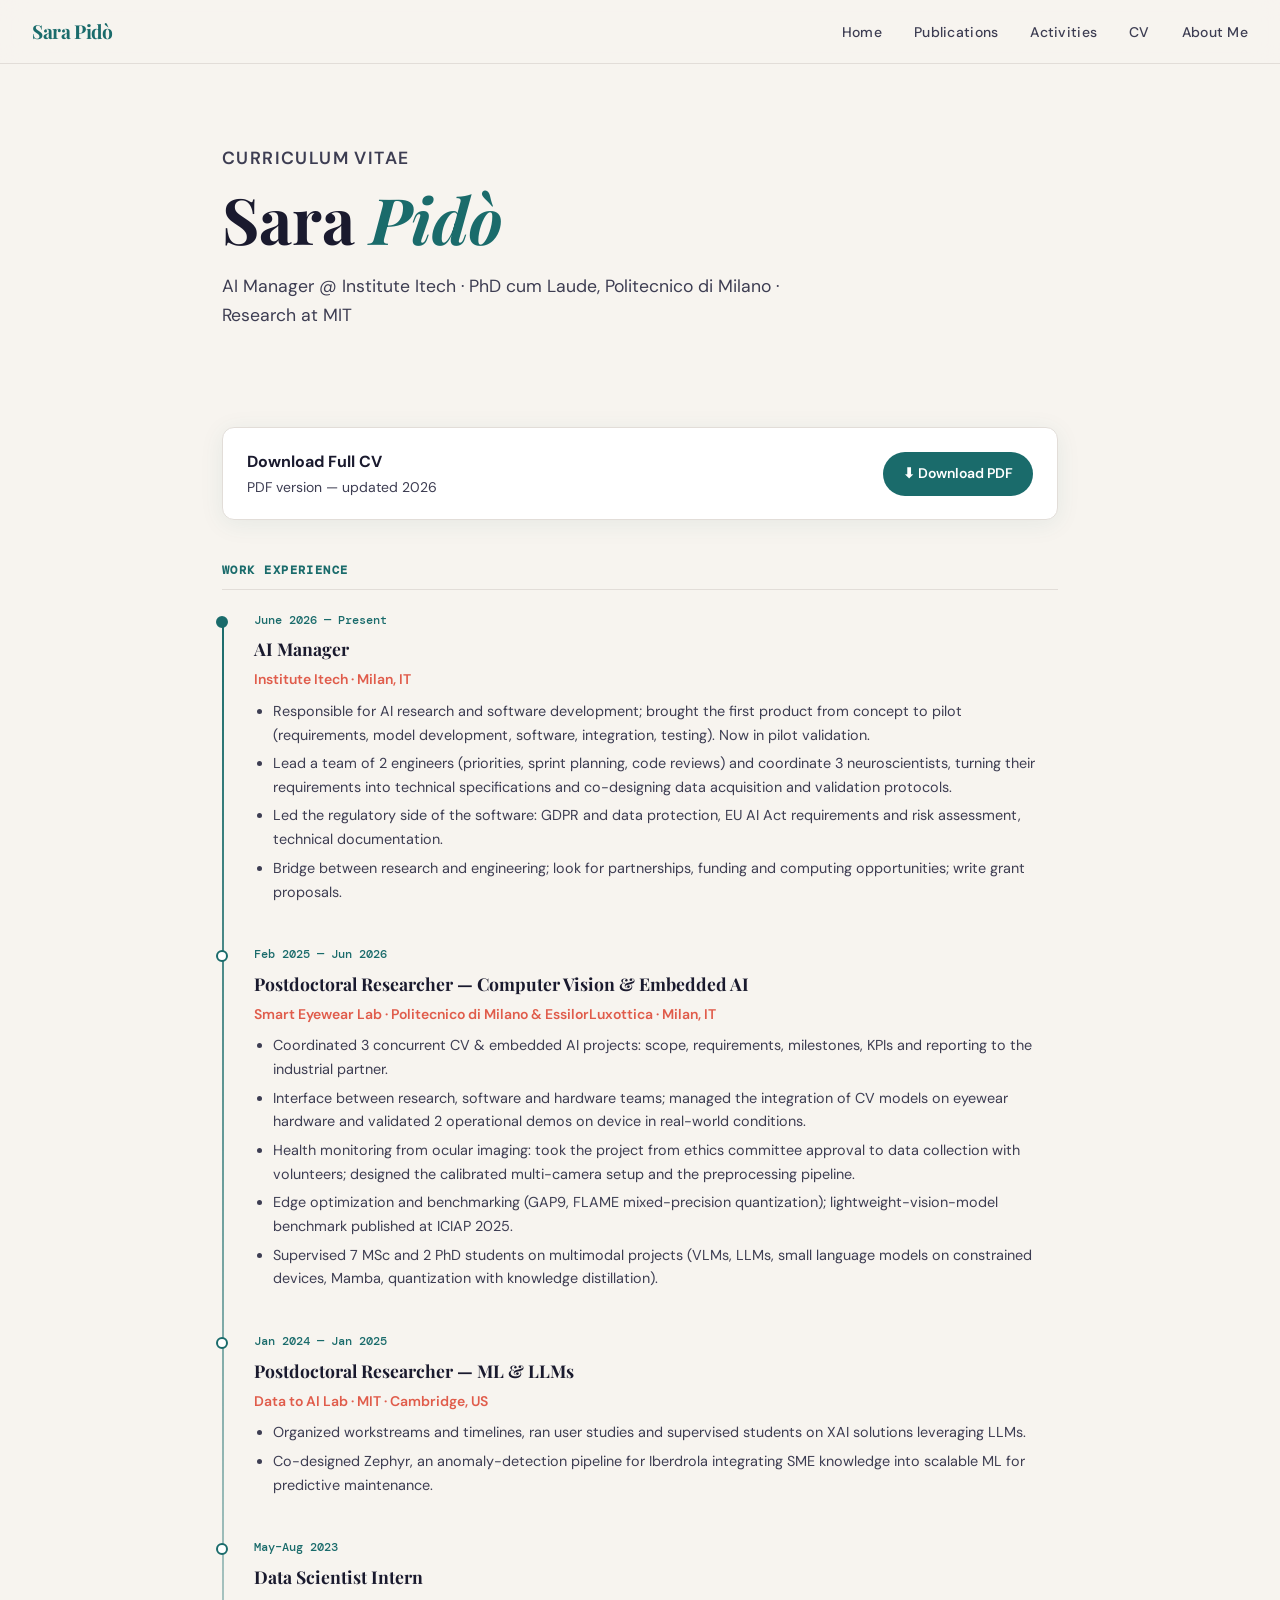
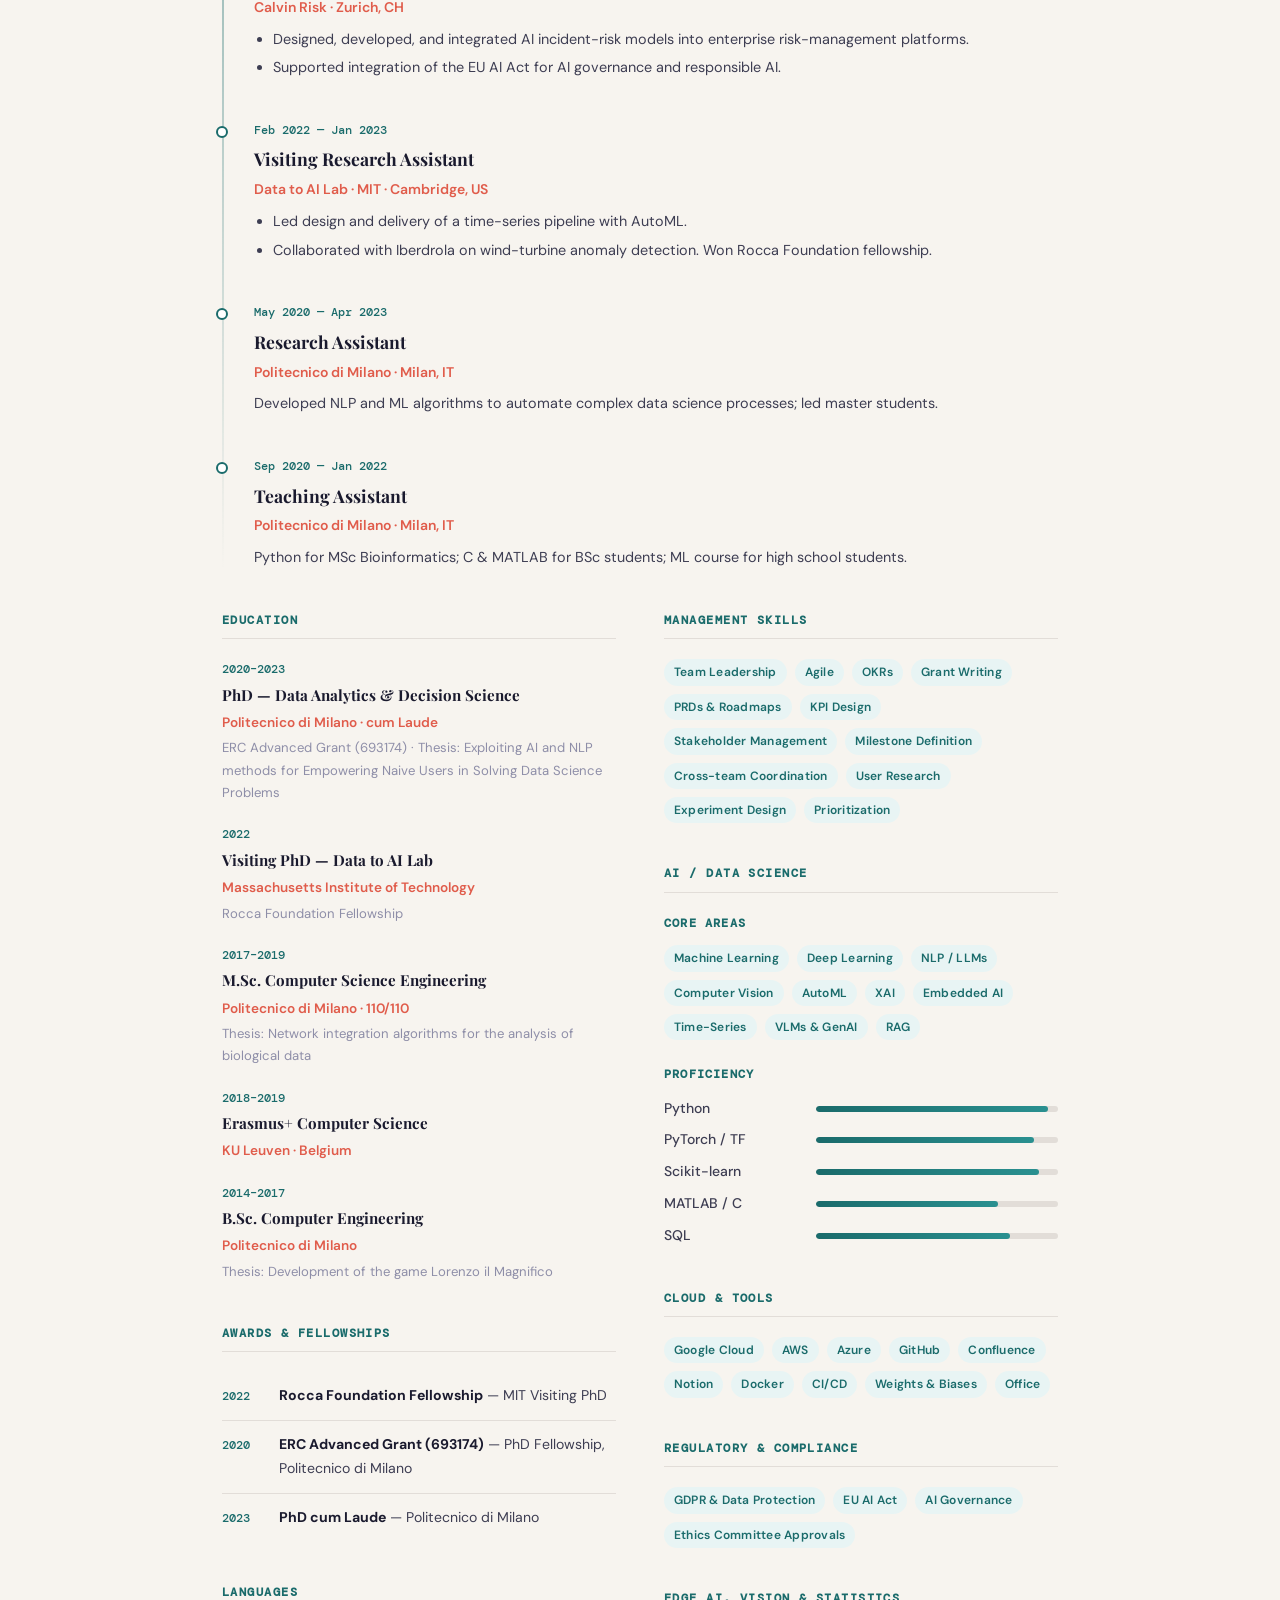
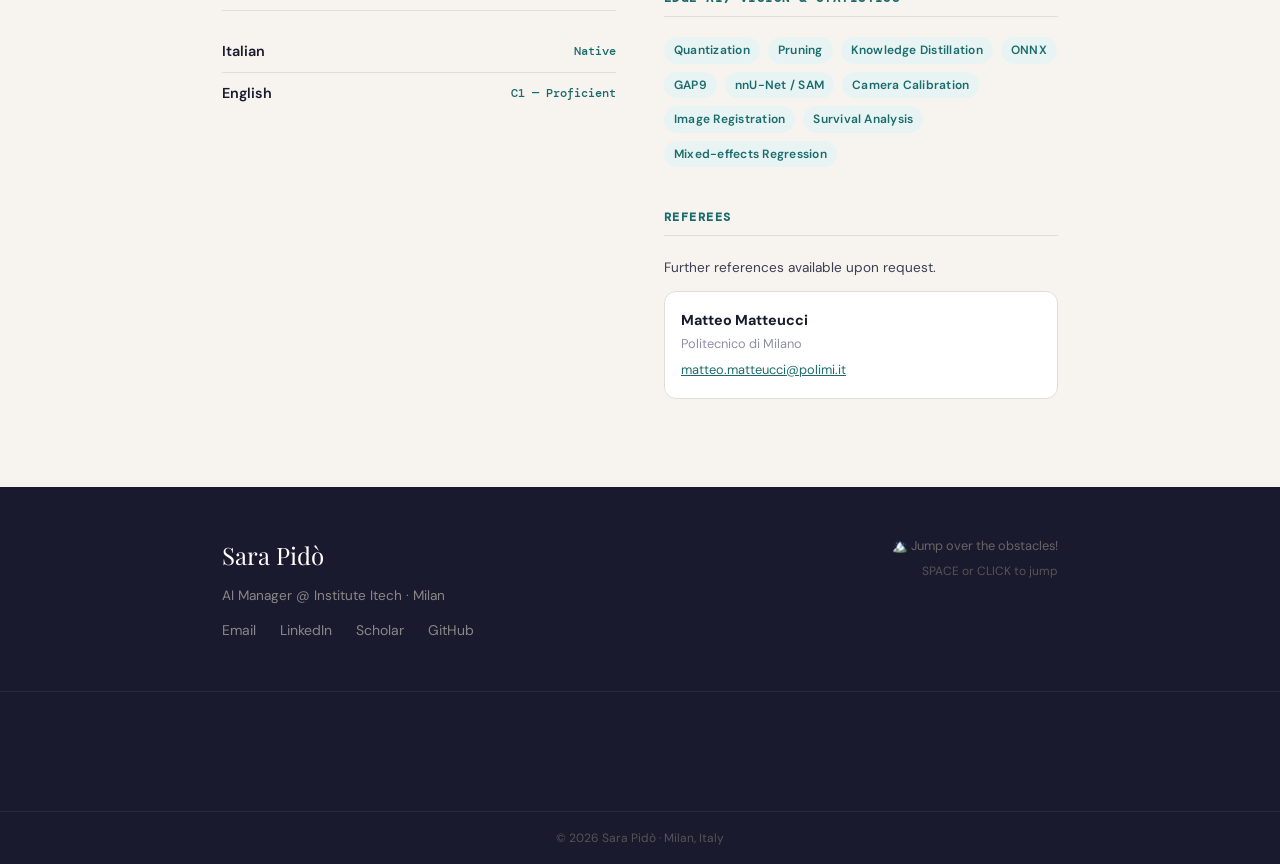
<file: cv.html>
<!DOCTYPE html>
<html lang="en">
<head>
  <meta charset="UTF-8" />
  <meta name="viewport" content="width=device-width, initial-scale=1.0" />
  <title>CV — Sara Pidò</title>
  <link rel="stylesheet" href="assets/css/style.css" />
  <style>
    .cv-download-bar {
      background: var(--white);
      border: 1px solid var(--border);
      border-radius: var(--radius);
      padding: 1.25rem 1.5rem;
      display: flex;
      align-items: center;
      justify-content: space-between;
      gap: 1rem;
      flex-wrap: wrap;
      margin-bottom: 2.5rem;
      box-shadow: var(--shadow);
    }
    .cv-download-bar p { font-size: 0.875rem; color: var(--ink-soft); }
    .cv-download-bar strong { display: block; font-size: 1rem; color: var(--ink); }

    .cv-two-col {
      display: grid;
      grid-template-columns: 1fr 1fr;
      gap: 3rem;
    }
    @media (max-width: 700px) { .cv-two-col { grid-template-columns: 1fr; } }

    .cv-section { margin-bottom: 2.5rem; }
    .cv-section-title {
      font-family: var(--font-mono);
      font-size: 0.75rem;
      font-weight: 600;
      letter-spacing: 0.12em;
      text-transform: uppercase;
      color: var(--teal);
      border-bottom: 1px solid var(--border);
      padding-bottom: 0.5rem;
      margin-bottom: 1.25rem;
    }

    .skills-tags { display: flex; flex-wrap: wrap; gap: 0.5rem; margin-top: 0.5rem; }

    .lang-item {
      display: flex;
      align-items: center;
      justify-content: space-between;
      padding: 0.5rem 0;
      border-bottom: 1px solid var(--border);
    }
    .lang-item:last-child { border-bottom: none; }
    .lang-name { font-weight: 600; font-size: 0.9rem; color: var(--ink); }
    .lang-level {
      font-family: var(--font-mono);
      font-size: 0.75rem;
      color: var(--teal);
      font-weight: 500;
    }

    .edu-item { margin-bottom: 1.25rem; }
    .edu-year { font-family: var(--font-mono); font-size: 0.75rem; color: var(--teal); font-weight: 500; margin-bottom: 0.2rem; }
    .edu-degree { font-family: var(--font-display); font-size: 0.95rem; font-weight: 700; color: var(--ink); margin-bottom: 0.15rem; }
    .edu-school { font-size: 0.85rem; font-weight: 600; color: var(--coral); margin-bottom: 0.2rem; }
    .edu-detail { font-size: 0.82rem; color: var(--mist); }

    .award-item {
      display: flex;
      gap: 0.75rem;
      padding: 0.75rem 0;
      border-bottom: 1px solid var(--border);
      align-items: flex-start;
    }
    .award-item:last-child { border-bottom: none; }
    .award-year { font-family: var(--font-mono); font-size: 0.75rem; color: var(--teal); font-weight: 500; min-width: 45px; padding-top: 2px; }
    .award-text { font-size: 0.88rem; color: var(--ink-soft); }
    .award-text strong { color: var(--ink); }
  </style>
</head>
<body>
  <div id="nav-container"></div>
  <main>
    <div class="page-hero fade-in">
      <p class="section-subtitle">Curriculum Vitae</p>
      <h1>Sara <em>Pidò</em></h1>
      <p>AI Manager @ Institute Itech · PhD cum Laude, Politecnico di Milano · Research at MIT</p>
    </div>

    <div class="section fade-in fade-in-delay-1">

      <div class="cv-download-bar">
        <div>
          <strong>Download Full CV</strong>
          <p>PDF version — updated 2026</p>
        </div>
        <!-- Replace href with your actual CV PDF path -->
        <a href="assets/cv/sara_pido_cv.pdf" download class="btn btn-primary">⬇ Download PDF</a>
      </div>

      <!-- EXPERIENCE -->
      <div class="cv-section">
        <div class="cv-section-title">Work Experience</div>
        <div class="timeline">

          <div class="timeline-item">
            <div class="timeline-dot filled"></div>
            <div class="timeline-date">June 2026 — Present</div>
            <div class="timeline-title">AI Manager</div>
            <div class="timeline-org">Institute Itech · Milan, IT</div>
            <div class="timeline-desc">
              <ul>
                <li>Responsible for AI research and software development; brought the first product from concept to pilot (requirements, model development, software, integration, testing). Now in pilot validation.</li>
                <li>Lead a team of 2 engineers (priorities, sprint planning, code reviews) and coordinate 3 neuroscientists, turning their requirements into technical specifications and co-designing data acquisition and validation protocols.</li>
                <li>Led the regulatory side of the software: GDPR and data protection, EU AI Act requirements and risk assessment, technical documentation.</li>
                <li>Bridge between research and engineering; look for partnerships, funding and computing opportunities; write grant proposals.</li>
              </ul>
            </div>
          </div>

          <div class="timeline-item">
            <div class="timeline-dot"></div>
            <div class="timeline-date">Feb 2025 — Jun 2026</div>
            <div class="timeline-title">Postdoctoral Researcher — Computer Vision &amp; Embedded AI</div>
            <div class="timeline-org">Smart Eyewear Lab · Politecnico di Milano &amp; EssilorLuxottica · Milan, IT</div>
            <div class="timeline-desc">
              <ul>
                <li>Coordinated 3 concurrent CV &amp; embedded AI projects: scope, requirements, milestones, KPIs and reporting to the industrial partner.</li>
                <li>Interface between research, software and hardware teams; managed the integration of CV models on eyewear hardware and validated 2 operational demos on device in real-world conditions.</li>
                <li>Health monitoring from ocular imaging: took the project from ethics committee approval to data collection with volunteers; designed the calibrated multi-camera setup and the preprocessing pipeline.</li>
                <li>Edge optimization and benchmarking (GAP9, FLAME mixed-precision quantization); lightweight-vision-model benchmark published at ICIAP 2025.</li>
                <li>Supervised 7 MSc and 2 PhD students on multimodal projects (VLMs, LLMs, small language models on constrained devices, Mamba, quantization with knowledge distillation).</li>
              </ul>
            </div>
          </div>

          <div class="timeline-item">
            <div class="timeline-dot"></div>
            <div class="timeline-date">Jan 2024 — Jan 2025</div>
            <div class="timeline-title">Postdoctoral Researcher — ML &amp; LLMs</div>
            <div class="timeline-org">Data to AI Lab · MIT · Cambridge, US</div>
            <div class="timeline-desc">
              <ul>
                <li>Organized workstreams and timelines, ran user studies and supervised students on XAI solutions leveraging LLMs.</li>
                <li>Co-designed Zephyr, an anomaly-detection pipeline for Iberdrola integrating SME knowledge into scalable ML for predictive maintenance.</li>
              </ul>
            </div>
          </div>

          <div class="timeline-item">
            <div class="timeline-dot"></div>
            <div class="timeline-date">May–Aug 2023</div>
            <div class="timeline-title">Data Scientist Intern</div>
            <div class="timeline-org">Calvin Risk · Zurich, CH</div>
            <div class="timeline-desc">
              <ul>
                <li>Designed, developed, and integrated AI incident-risk models into enterprise risk-management platforms.</li>
                <li>Supported integration of the EU AI Act for AI governance and responsible AI.</li>
              </ul>
            </div>
          </div>

          <div class="timeline-item">
            <div class="timeline-dot"></div>
            <div class="timeline-date">Feb 2022 — Jan 2023</div>
            <div class="timeline-title">Visiting Research Assistant</div>
            <div class="timeline-org">Data to AI Lab · MIT · Cambridge, US</div>
            <div class="timeline-desc">
              <ul>
                <li>Led design and delivery of a time-series pipeline with AutoML.</li>
                <li>Collaborated with Iberdrola on wind-turbine anomaly detection. Won Rocca Foundation fellowship.</li>
              </ul>
            </div>
          </div>

          <div class="timeline-item">
            <div class="timeline-dot"></div>
            <div class="timeline-date">May 2020 — Apr 2023</div>
            <div class="timeline-title">Research Assistant</div>
            <div class="timeline-org">Politecnico di Milano · Milan, IT</div>
            <div class="timeline-desc">Developed NLP and ML algorithms to automate complex data science processes; led master students.</div>
          </div>

          <div class="timeline-item">
            <div class="timeline-dot"></div>
            <div class="timeline-date">Sep 2020 — Jan 2022</div>
            <div class="timeline-title">Teaching Assistant</div>
            <div class="timeline-org">Politecnico di Milano · Milan, IT</div>
            <div class="timeline-desc">Python for MSc Bioinformatics; C &amp; MATLAB for BSc students; ML course for high school students.</div>
          </div>

        </div>
      </div>

      <div class="cv-two-col">
        <div>
          <!-- EDUCATION -->
          <div class="cv-section">
            <div class="cv-section-title">Education</div>
            <div class="edu-item">
              <div class="edu-year">2020–2023</div>
              <div class="edu-degree">PhD — Data Analytics &amp; Decision Science</div>
              <div class="edu-school">Politecnico di Milano · cum Laude</div>
              <div class="edu-detail">ERC Advanced Grant (693174) · Thesis: Exploiting AI and NLP methods for Empowering Naive Users in Solving Data Science Problems</div>
            </div>
            <div class="edu-item">
              <div class="edu-year">2022</div>
              <div class="edu-degree">Visiting PhD — Data to AI Lab</div>
              <div class="edu-school">Massachusetts Institute of Technology</div>
              <div class="edu-detail">Rocca Foundation Fellowship</div>
            </div>
            <div class="edu-item">
              <div class="edu-year">2017–2019</div>
              <div class="edu-degree">M.Sc. Computer Science Engineering</div>
              <div class="edu-school">Politecnico di Milano · 110/110</div>
              <div class="edu-detail">Thesis: Network integration algorithms for the analysis of biological data</div>
            </div>
            <div class="edu-item">
              <div class="edu-year">2018–2019</div>
              <div class="edu-degree">Erasmus+ Computer Science</div>
              <div class="edu-school">KU Leuven · Belgium</div>
            </div>
            <div class="edu-item">
              <div class="edu-year">2014–2017</div>
              <div class="edu-degree">B.Sc. Computer Engineering</div>
              <div class="edu-school">Politecnico di Milano</div>
              <div class="edu-detail">Thesis: Development of the game Lorenzo il Magnifico</div>
            </div>
          </div>

          <!-- AWARDS -->
          <div class="cv-section">
            <div class="cv-section-title">Awards &amp; Fellowships</div>
            <div class="award-item">
              <div class="award-year">2022</div>
              <div class="award-text"><strong>Rocca Foundation Fellowship</strong> — MIT Visiting PhD</div>
            </div>
            <div class="award-item">
              <div class="award-year">2020</div>
              <div class="award-text"><strong>ERC Advanced Grant (693174)</strong> — PhD Fellowship, Politecnico di Milano</div>
            </div>
            <div class="award-item">
              <div class="award-year">2023</div>
              <div class="award-text"><strong>PhD cum Laude</strong> — Politecnico di Milano</div>
            </div>
          </div>

          <!-- LANGUAGES -->
          <div class="cv-section">
            <div class="cv-section-title">Languages</div>
            <div class="lang-item"><span class="lang-name">Italian</span><span class="lang-level">Native</span></div>
            <div class="lang-item"><span class="lang-name">English</span><span class="lang-level">C1 — Proficient</span></div>
          </div>
        </div>

        <div>
          <!-- SKILLS -->
          <div class="cv-section">
            <div class="cv-section-title">Management Skills</div>
            <div class="skills-tags">
              <span class="tag">Team Leadership</span>
              <span class="tag">Agile</span>
              <span class="tag">OKRs</span>
              <span class="tag">Grant Writing</span>
              <span class="tag">PRDs &amp; Roadmaps</span>
              <span class="tag">KPI Design</span>
              <span class="tag">Stakeholder Management</span>
              <span class="tag">Milestone Definition</span>
              <span class="tag">Cross-team Coordination</span>
              <span class="tag">User Research</span>
              <span class="tag">Experiment Design</span>
              <span class="tag">Prioritization</span>
            </div>
          </div>

          <div class="cv-section">
            <div class="cv-section-title">AI / Data Science</div>
            <div class="skill-group">
              <div class="skill-group-title">Core Areas</div>
              <div class="skills-tags">
                <span class="tag">Machine Learning</span>
                <span class="tag">Deep Learning</span>
                <span class="tag">NLP / LLMs</span>
                <span class="tag">Computer Vision</span>
                <span class="tag">AutoML</span>
                <span class="tag">XAI</span>
                <span class="tag">Embedded AI</span>
                <span class="tag">Time-Series</span>
                <span class="tag">VLMs &amp; GenAI</span>
                <span class="tag">RAG</span>
              </div>
            </div>
            <div class="skill-group" style="margin-top:1rem">
              <div class="skill-group-title">Proficiency</div>
              <div class="skill-item"><span class="skill-name">Python</span><div class="skill-bar"><div class="skill-fill" data-width="96%" style="width:0"></div></div></div>
              <div class="skill-item"><span class="skill-name">PyTorch / TF</span><div class="skill-bar"><div class="skill-fill" data-width="90%" style="width:0"></div></div></div>
              <div class="skill-item"><span class="skill-name">Scikit-learn</span><div class="skill-bar"><div class="skill-fill" data-width="92%" style="width:0"></div></div></div>
              <div class="skill-item"><span class="skill-name">MATLAB / C</span><div class="skill-bar"><div class="skill-fill" data-width="75%" style="width:0"></div></div></div>
              <div class="skill-item"><span class="skill-name">SQL</span><div class="skill-bar"><div class="skill-fill" data-width="80%" style="width:0"></div></div></div>
            </div>
          </div>

          <div class="cv-section">
            <div class="cv-section-title">Cloud &amp; Tools</div>
            <div class="skills-tags">
              <span class="tag">Google Cloud</span>
              <span class="tag">AWS</span>
              <span class="tag">Azure</span>
              <span class="tag">GitHub</span>
              <span class="tag">Confluence</span>
              <span class="tag">Notion</span>
              <span class="tag">Docker</span>
              <span class="tag">CI/CD</span>
              <span class="tag">Weights &amp; Biases</span>
              <span class="tag">Office</span>
            </div>
          </div>

          <div class="cv-section">
            <div class="cv-section-title">Regulatory &amp; Compliance</div>
            <div class="skills-tags">
              <span class="tag">GDPR &amp; Data Protection</span>
              <span class="tag">EU AI Act</span>
              <span class="tag">AI Governance</span>
              <span class="tag">Ethics Committee Approvals</span>
            </div>
          </div>

          <div class="cv-section">
            <div class="cv-section-title">Edge AI, Vision &amp; Statistics</div>
            <div class="skills-tags">
              <span class="tag">Quantization</span>
              <span class="tag">Pruning</span>
              <span class="tag">Knowledge Distillation</span>
              <span class="tag">ONNX</span>
              <span class="tag">GAP9</span>
              <span class="tag">nnU-Net / SAM</span>
              <span class="tag">Camera Calibration</span>
              <span class="tag">Image Registration</span>
              <span class="tag">Survival Analysis</span>
              <span class="tag">Mixed-effects Regression</span>
            </div>
          </div>

          <!-- REFEREES -->
          <div class="cv-section">
            <div class="cv-section-title">Referees</div>
            <p style="font-size:0.85rem;color:var(--ink-soft);margin-bottom:0.75rem">Further references available upon request.</p>
            <div style="display:flex;flex-direction:column;gap:0.75rem">
              <div class="card" style="padding:1rem">
                <div style="font-weight:700;font-size:0.9rem;color:var(--ink)">Matteo Matteucci</div>
                <div style="font-size:0.8rem;color:var(--mist)">Politecnico di Milano</div>
                <a href="mailto:matteo.matteucci@polimi.it" style="font-size:0.8rem;color:var(--teal)">matteo.matteucci@polimi.it</a>
              </div>
            </div>
          </div>
        </div>
      </div>

    </div>
  </main>
  <div id="footer-container"></div>
  <script src="assets/js/layout.js"></script>
  <script src="assets/js/main.js"></script>
</body>
</html>
</file>
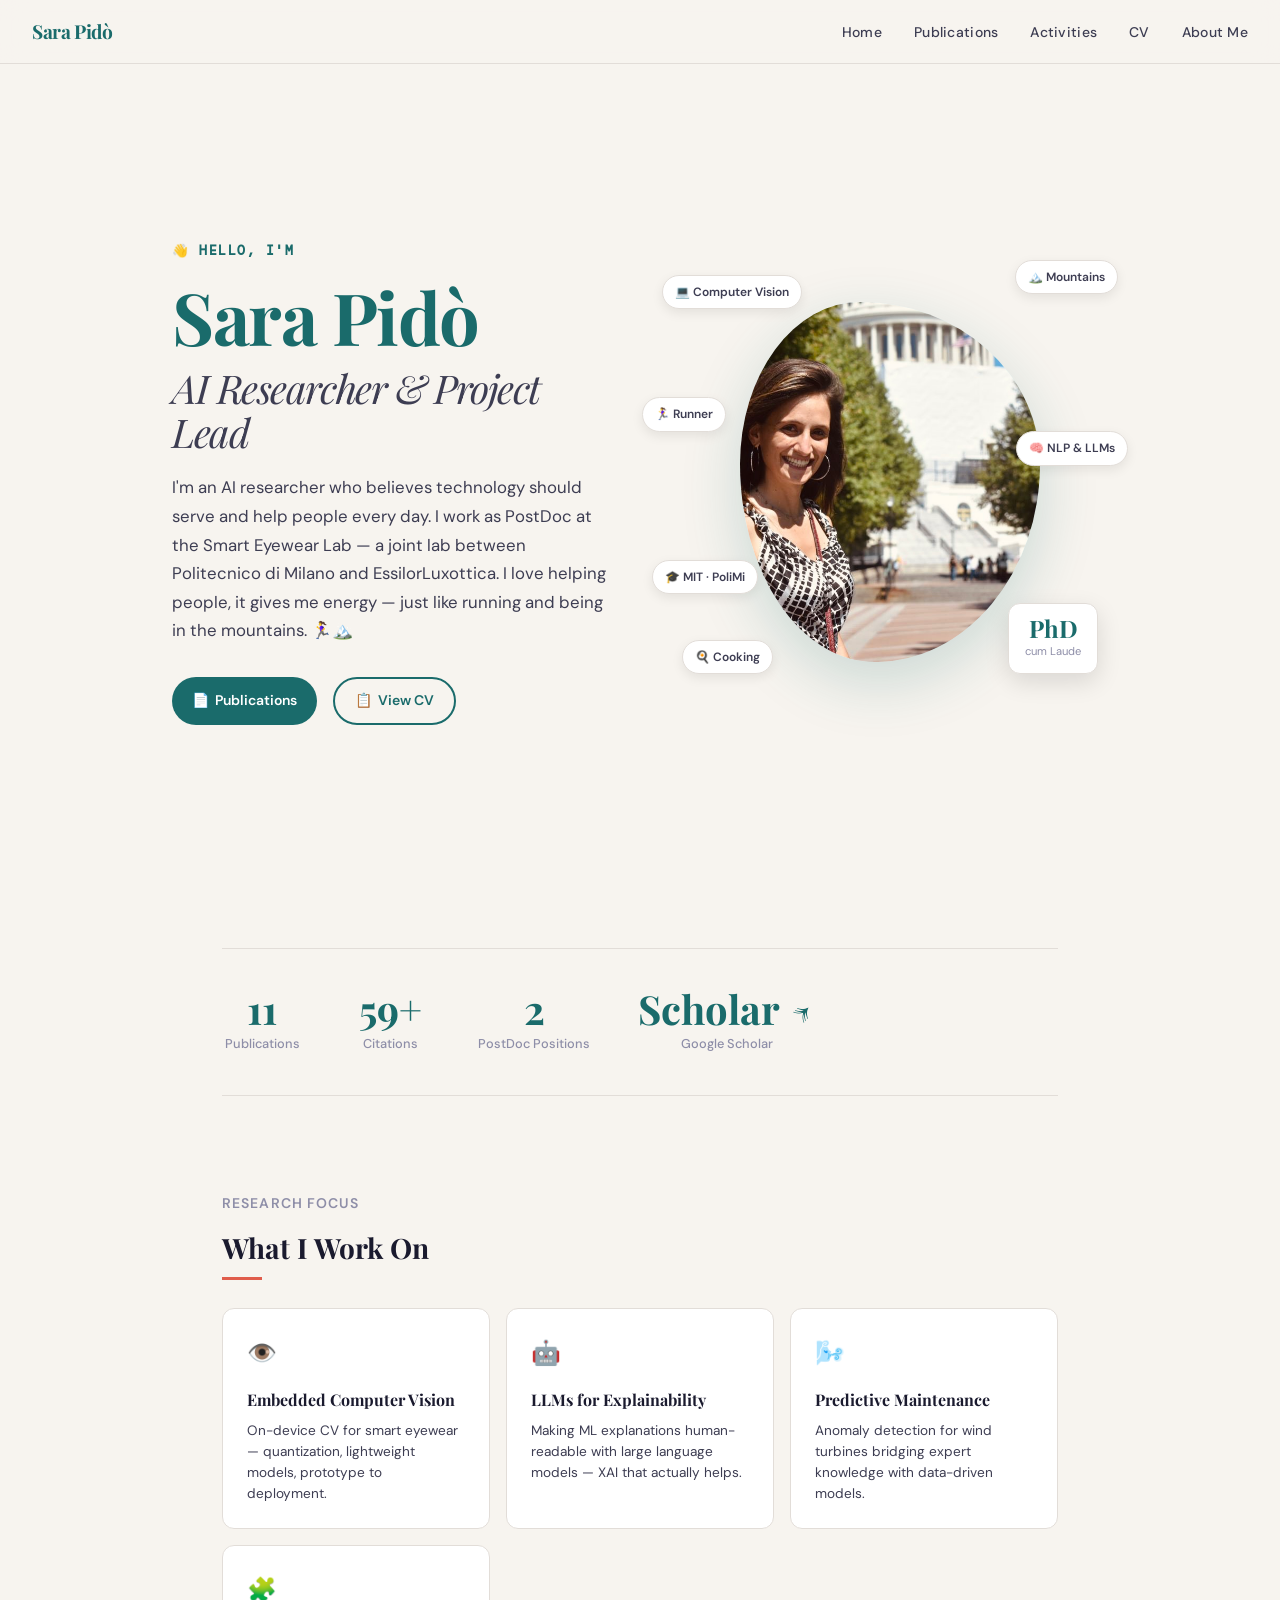
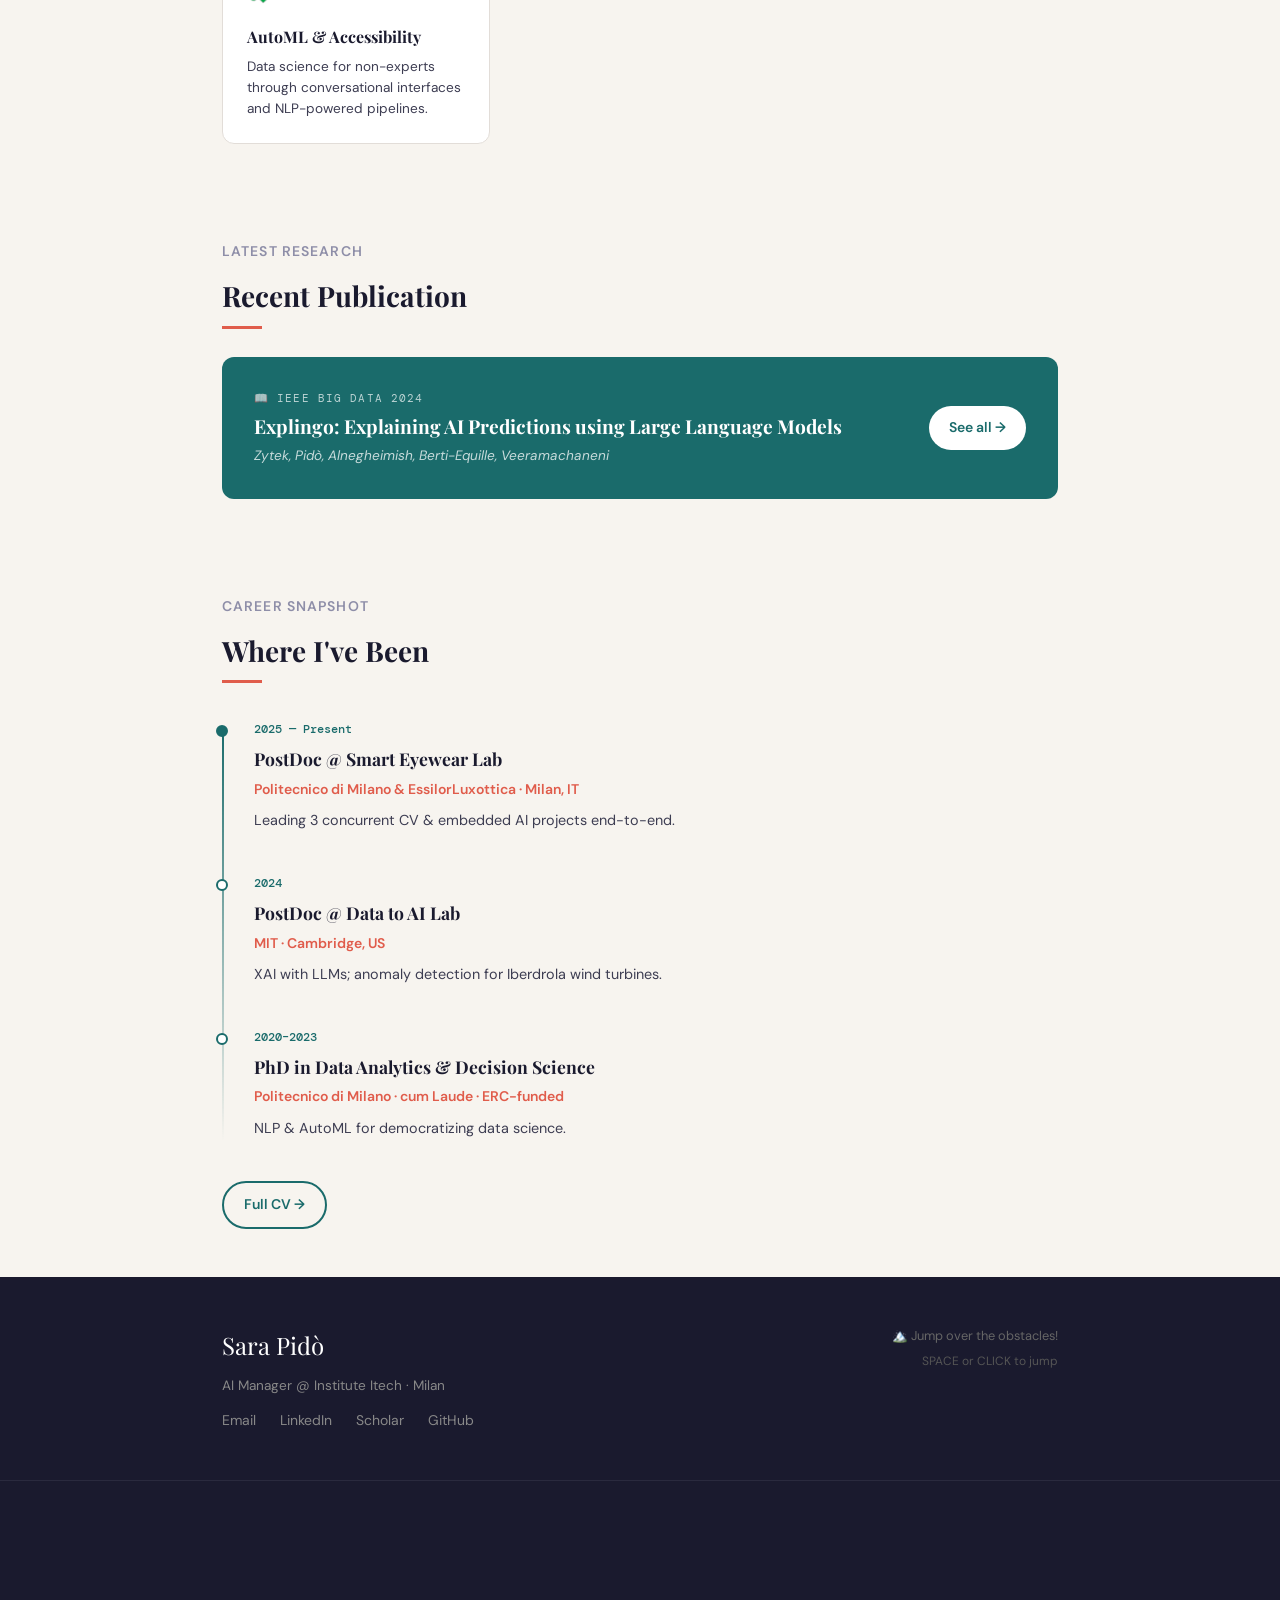
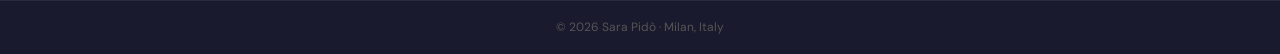
<file: index-3.html>
<!DOCTYPE html>
<html lang="en">
<head>
  <meta charset="UTF-8" />
  <meta name="viewport" content="width=device-width, initial-scale=1.0" />
  <title>Sara Pidò — AI Researcher</title>
  <meta name="description" content="Sara Pidò — AI Researcher and PostDoc at Politecnico di Milano. Computer Vision, NLP, Embedded AI." />
  <link rel="stylesheet" href="assets/css/style.css" />
  <style>
    .hero {
      min-height: calc(100vh - 64px);
      display: grid;
      grid-template-columns: 1fr 1fr;
      align-items: center;
      gap: 4rem;
      max-width: 1000px;
      margin: 0 auto;
      padding: 4rem 2rem;
    }
    @media (max-width: 700px) {
      .hero { grid-template-columns: 1fr; text-align: center; gap: 2rem; padding: 3rem 1.5rem; }
      .hero-photo-wrap { order: -1; display: flex; justify-content: center; }
      .hero-chip { display: none; }
    }
    .hero-eyebrow {
      font-family: var(--font-mono);
      font-size: 0.8rem;
      font-weight: 600;
      letter-spacing: 0.12em;
      text-transform: uppercase;
      color: var(--teal);
      margin-bottom: 1rem;
    }
    .hero h1 {
      font-family: var(--font-display);
      font-size: clamp(2.8rem, 6vw, 4.5rem);
      line-height: 1.1;
      letter-spacing: -0.02em;
      margin-bottom: 1.25rem;
    }
    .hero h1 .name-highlight { color: var(--teal); display: block; }
    .hero h1 .role-line {
      font-size: 0.55em;
      font-weight: 400;
      font-style: italic;
      color: var(--ink-soft);
      display: block;
      margin-top: 0.25em;
    }
    .hero-desc {
      font-size: 1.05rem;
      color: var(--ink-soft);
      line-height: 1.7;
      margin-bottom: 2rem;
      max-width: 480px;
    }
    .hero-cta { display: flex; gap: 1rem; flex-wrap: wrap; }
    .hero-photo-wrap { position: relative; display: flex; justify-content: center; align-items: center; padding: 2rem 2.5rem; }
    .hero-photo-frame {
      width: 300px;
      height: 360px;
      border-radius: 40% 60% 55% 45% / 45% 45% 55% 55%;
      overflow: hidden;
      box-shadow: 0 20px 60px rgba(26,107,107,0.2);
      animation: morphBlob 8s ease-in-out infinite;
      background: linear-gradient(135deg, var(--teal-pale) 0%, #c8e8e8 100%);
      display: flex;
      align-items: center;
      justify-content: center;
    }
    @keyframes morphBlob {
      0%, 100% { border-radius: 40% 60% 55% 45% / 45% 45% 55% 55%; }
      33%       { border-radius: 55% 45% 40% 60% / 60% 55% 45% 40%; }
      66%       { border-radius: 45% 55% 60% 40% / 50% 60% 40% 50%; }
    }
    .hero-photo-frame img { width: 100%; height: 100%; object-fit: cover; object-position: center top; }
    .initials-fallback {
      font-family: var(--font-display);
      font-size: 5rem;
      color: var(--teal);
      font-weight: 700;
      text-align: center;
    }
    .initials-fallback small {
      display: block;
      font-size: 0.7rem;
      color: var(--teal);
      opacity: 0.6;
      font-family: var(--font-body);
      font-weight: 400;
      margin-top: 0.5rem;
    }
    .hero-badge {
      position: absolute;
      bottom: 20px;
      right: 10px;
      background: white;
      border-radius: 12px;
      padding: 12px 16px;
      box-shadow: 0 8px 24px rgba(0,0,0,0.12);
      border: 1px solid var(--border);
      text-align: center;
    }
    .hero-badge .badge-num { font-family: var(--font-display); font-size: 1.5rem; font-weight: 700; color: var(--teal); line-height: 1; }
    .hero-badge .badge-label { color: var(--mist); font-size: 0.7rem; margin-top: 2px; }
    .hero-chip {
      position: absolute;
      background: white;
      border: 1px solid var(--border);
      border-radius: 100px;
      font-size: 0.75rem;
      font-weight: 600;
      color: var(--ink-soft);
      padding: 6px 12px;
      box-shadow: 0 4px 12px rgba(0,0,0,0.08);
      white-space: nowrap;
    }
    .chip-cv   { top: 5px;  left: -10px;  animation: float1 4s ease-in-out infinite; }
    .chip-nlp  { top: 38%;  right: -20px; animation: float2 5s ease-in-out infinite; }
    .chip-mit  { bottom: 100px; left: -20px; animation: float1 6s ease-in-out infinite reverse; }
    .chip-run  { top: 30%;  left: -30px;  animation: float2 4.5s ease-in-out infinite; }
    .chip-mtn  { top: -10px; right: -10px; animation: float1 5.5s ease-in-out infinite reverse; }
    .chip-cook { bottom: 20px; left: 10px; animation: float2 6s ease-in-out infinite; }
    @keyframes float1 { 0%,100%{transform:translateY(0)} 50%{transform:translateY(-8px)} }
    @keyframes float2 { 0%,100%{transform:translateY(0)} 50%{transform:translateY(6px)} }

    .stats-row {
      display: flex;
      gap: 3rem;
      padding: 2.5rem 0;
      border-top: 1px solid var(--border);
      border-bottom: 1px solid var(--border);
      flex-wrap: wrap;
    }
    .stat-item { text-align: center; min-width: 80px; }
    .stat-num { font-family: var(--font-display); font-size: 2.5rem; font-weight: 700; color: var(--teal); line-height: 1; }
    .stat-label { font-size: 0.8rem; color: var(--mist); margin-top: 4px; font-weight: 500; }

    .featured-grid {
      display: grid;
      grid-template-columns: repeat(auto-fill, minmax(240px, 1fr));
      gap: 1rem;
      margin-top: 1.5rem;
    }
    .featured-card {
      background: var(--white);
      border-radius: var(--radius);
      border: 1px solid var(--border);
      padding: 1.5rem;
      transition: all 0.25s;
      text-decoration: none;
      display: block;
      color: inherit;
      position: relative;
      overflow: hidden;
    }
    .featured-card::before {
      content:'';
      position:absolute;
      top:0;left:0;
      width:4px;height:100%;
      background:var(--teal);
      transform:scaleY(0);
      transform-origin:top;
      transition:transform 0.25s;
    }
    .featured-card:hover { box-shadow: var(--shadow-hover); transform: translateY(-2px); }
    .featured-card:hover::before { transform: scaleY(1); }
    .fc-icon { font-size: 1.5rem; margin-bottom: 0.75rem; }
    .fc-title { font-family: var(--font-display); font-size: 1rem; font-weight: 700; color: var(--ink); margin-bottom: 0.4rem; }
    .fc-desc { font-size: 0.85rem; color: var(--ink-soft); line-height: 1.55; }

    .pub-teaser {
      background: var(--teal);
      border-radius: var(--radius);
      padding: 2rem;
      color: white;
      margin-top: 1.5rem;
      display: flex;
      justify-content: space-between;
      align-items: center;
      gap: 1.5rem;
      flex-wrap: wrap;
    }
    .pub-teaser-label { font-family: var(--font-mono); font-size: 0.7rem; letter-spacing: 0.1em; text-transform: uppercase; opacity: 0.7; margin-bottom: 0.4rem; }
    .pub-teaser-title { font-family: var(--font-display); font-size: 1.2rem; font-weight: 700; line-height: 1.3; margin-bottom: 0.3rem; }
    .pub-teaser-venue { font-size: 0.85rem; opacity: 0.75; font-style: italic; }
    .pub-teaser .btn { background: white; color: var(--teal); flex-shrink: 0; }
    .pub-teaser .btn:hover { background: var(--teal-pale); }
  </style>
</head>
<body>
  <div id="nav-container"></div>
  <main>
    <section class="hero">
      <div class="hero-text fade-in">
        <p class="hero-eyebrow">👋 Hello, I'm</p>
        <h1>
          <span class="name-highlight">Sara Pidò</span>
          <span class="role-line">AI Researcher &amp; Project Lead</span>
        </h1>
        <p class="hero-desc">
          I'm an AI researcher who believes technology should serve and help people every day. I work as PostDoc at the Smart Eyewear Lab — a joint lab between Politecnico di Milano and EssilorLuxottica. I love helping people, it gives me energy — just like running and being in the mountains. 🏃‍♀️🏔️
        </p>
        <div class="hero-cta">
          <a href="publications.html" class="btn btn-primary"><span>📄</span> Publications</a>
          <a href="cv.html" class="btn btn-outline"><span>📋</span> View CV</a>
        </div>
      </div>

      <div class="hero-photo-wrap fade-in fade-in-delay-2">
        <div class="hero-photo-frame" id="photoFrame">
          <img src="assets/img/sara.jpg" alt="Sara Pidò"
               onerror="this.parentElement.innerHTML='<div class=\'initials-fallback\'>SP<small>Add photo →<br>assets/img/sara.jpg</small></div>'" />
        </div>
        <div class="hero-badge">
          <div class="badge-num">PhD</div>
          <div class="badge-label">cum Laude</div>
        </div>
        <div class="hero-chip chip-cv">💻 Computer Vision</div>
        <div class="hero-chip chip-nlp">🧠 NLP &amp; LLMs</div>
        <div class="hero-chip chip-mit">🎓 MIT · PoliMi</div>
        <div class="hero-chip chip-run">🏃‍♀️ Runner</div>
        <div class="hero-chip chip-mtn">🏔️ Mountains</div>
        <div class="hero-chip chip-cook">🍳 Cooking</div>
      </div>
    </section>

    <div class="section">
      <div class="stats-row fade-in fade-in-delay-1">
        <div class="stat-item"><div class="stat-num">11</div><div class="stat-label">Publications</div></div>
        <div class="stat-item"><div class="stat-num">59+</div><div class="stat-label">Citations</div></div>
        <div class="stat-item"><div class="stat-num">2</div><div class="stat-label">PostDoc Positions</div></div>
        <div class="stat-item"><div class="stat-num"><a href="https://scholar.google.com/citations?user=M_SrptEAAAAJ&hl=en" target="_blank" style="color:var(--teal);text-decoration:none">Scholar ↗</a></div><div class="stat-label">Google Scholar</div></div>
      </div>
    </div>

    <div class="section fade-in fade-in-delay-2">
      <p class="section-subtitle">Research Focus</p>
      <h2 class="section-title">What I Work On</h2>
      <div class="featured-grid">
        <a href="activities.html" class="featured-card">
          <div class="fc-icon">👁️</div>
          <div class="fc-title">Embedded Computer Vision</div>
          <div class="fc-desc">On-device CV for smart eyewear — quantization, lightweight models, prototype to deployment.</div>
        </a>
        <a href="publications.html" class="featured-card">
          <div class="fc-icon">🤖</div>
          <div class="fc-title">LLMs for Explainability</div>
          <div class="fc-desc">Making ML explanations human-readable with large language models — XAI that actually helps.</div>
        </a>
        <a href="activities.html" class="featured-card">
          <div class="fc-icon">🌬️</div>
          <div class="fc-title">Predictive Maintenance</div>
          <div class="fc-desc">Anomaly detection for wind turbines bridging expert knowledge with data-driven models.</div>
        </a>
        <a href="activities.html" class="featured-card">
          <div class="fc-icon">🧩</div>
          <div class="fc-title">AutoML &amp; Accessibility</div>
          <div class="fc-desc">Data science for non-experts through conversational interfaces and NLP-powered pipelines.</div>
        </a>
      </div>
    </div>

    <div class="section fade-in fade-in-delay-3">
      <p class="section-subtitle">Latest Research</p>
      <h2 class="section-title">Recent Publication</h2>
      <div class="pub-teaser">
        <div>
          <div class="pub-teaser-label">📖 IEEE Big Data 2024</div>
          <div class="pub-teaser-title">Explingo: Explaining AI Predictions using Large Language Models</div>
          <div class="pub-teaser-venue">Zytek, Pidò, Alnegheimish, Berti-Equille, Veeramachaneni</div>
        </div>
        <a href="publications.html" class="btn">See all →</a>
      </div>
    </div>

    <div class="section fade-in fade-in-delay-3">
      <p class="section-subtitle">Career Snapshot</p>
      <h2 class="section-title">Where I've Been</h2>
      <div class="timeline" style="margin-top:2rem">
        <div class="timeline-item">
          <div class="timeline-dot filled"></div>
          <div class="timeline-date">2025 — Present</div>
          <div class="timeline-title">PostDoc @ Smart Eyewear Lab</div>
          <div class="timeline-org">Politecnico di Milano &amp; EssilorLuxottica · Milan, IT</div>
          <div class="timeline-desc">Leading 3 concurrent CV &amp; embedded AI projects end-to-end.</div>
        </div>
        <div class="timeline-item">
          <div class="timeline-dot"></div>
          <div class="timeline-date">2024</div>
          <div class="timeline-title">PostDoc @ Data to AI Lab</div>
          <div class="timeline-org">MIT · Cambridge, US</div>
          <div class="timeline-desc">XAI with LLMs; anomaly detection for Iberdrola wind turbines.</div>
        </div>
        <div class="timeline-item">
          <div class="timeline-dot"></div>
          <div class="timeline-date">2020–2023</div>
          <div class="timeline-title">PhD in Data Analytics &amp; Decision Science</div>
          <div class="timeline-org">Politecnico di Milano · cum Laude · ERC-funded</div>
          <div class="timeline-desc">NLP &amp; AutoML for democratizing data science.</div>
        </div>
      </div>
      <div style="margin-top:2rem"><a href="cv.html" class="btn btn-outline">Full CV →</a></div>
    </div>
  </main>
  <div id="footer-container"></div>
  <script src="assets/js/layout.js"></script>
  <script src="assets/js/main.js"></script>
</body>
</html>
</file>
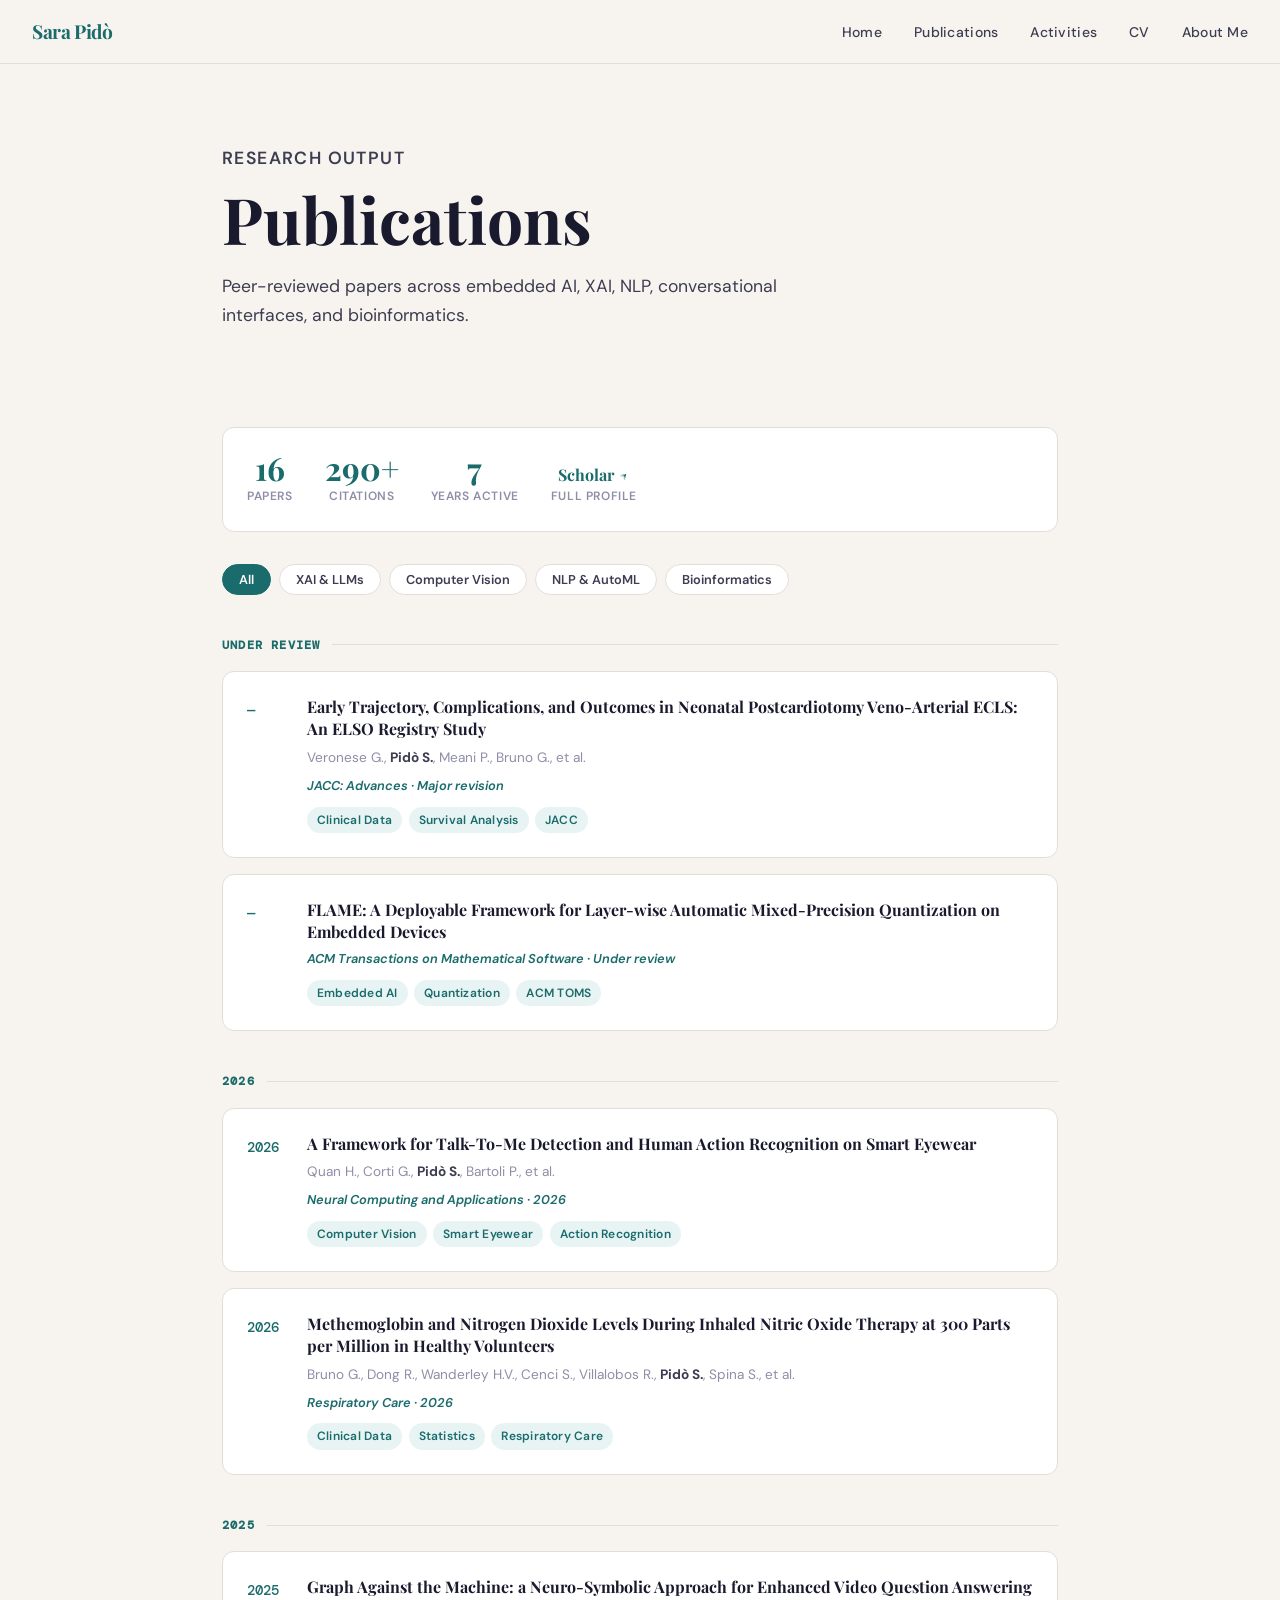
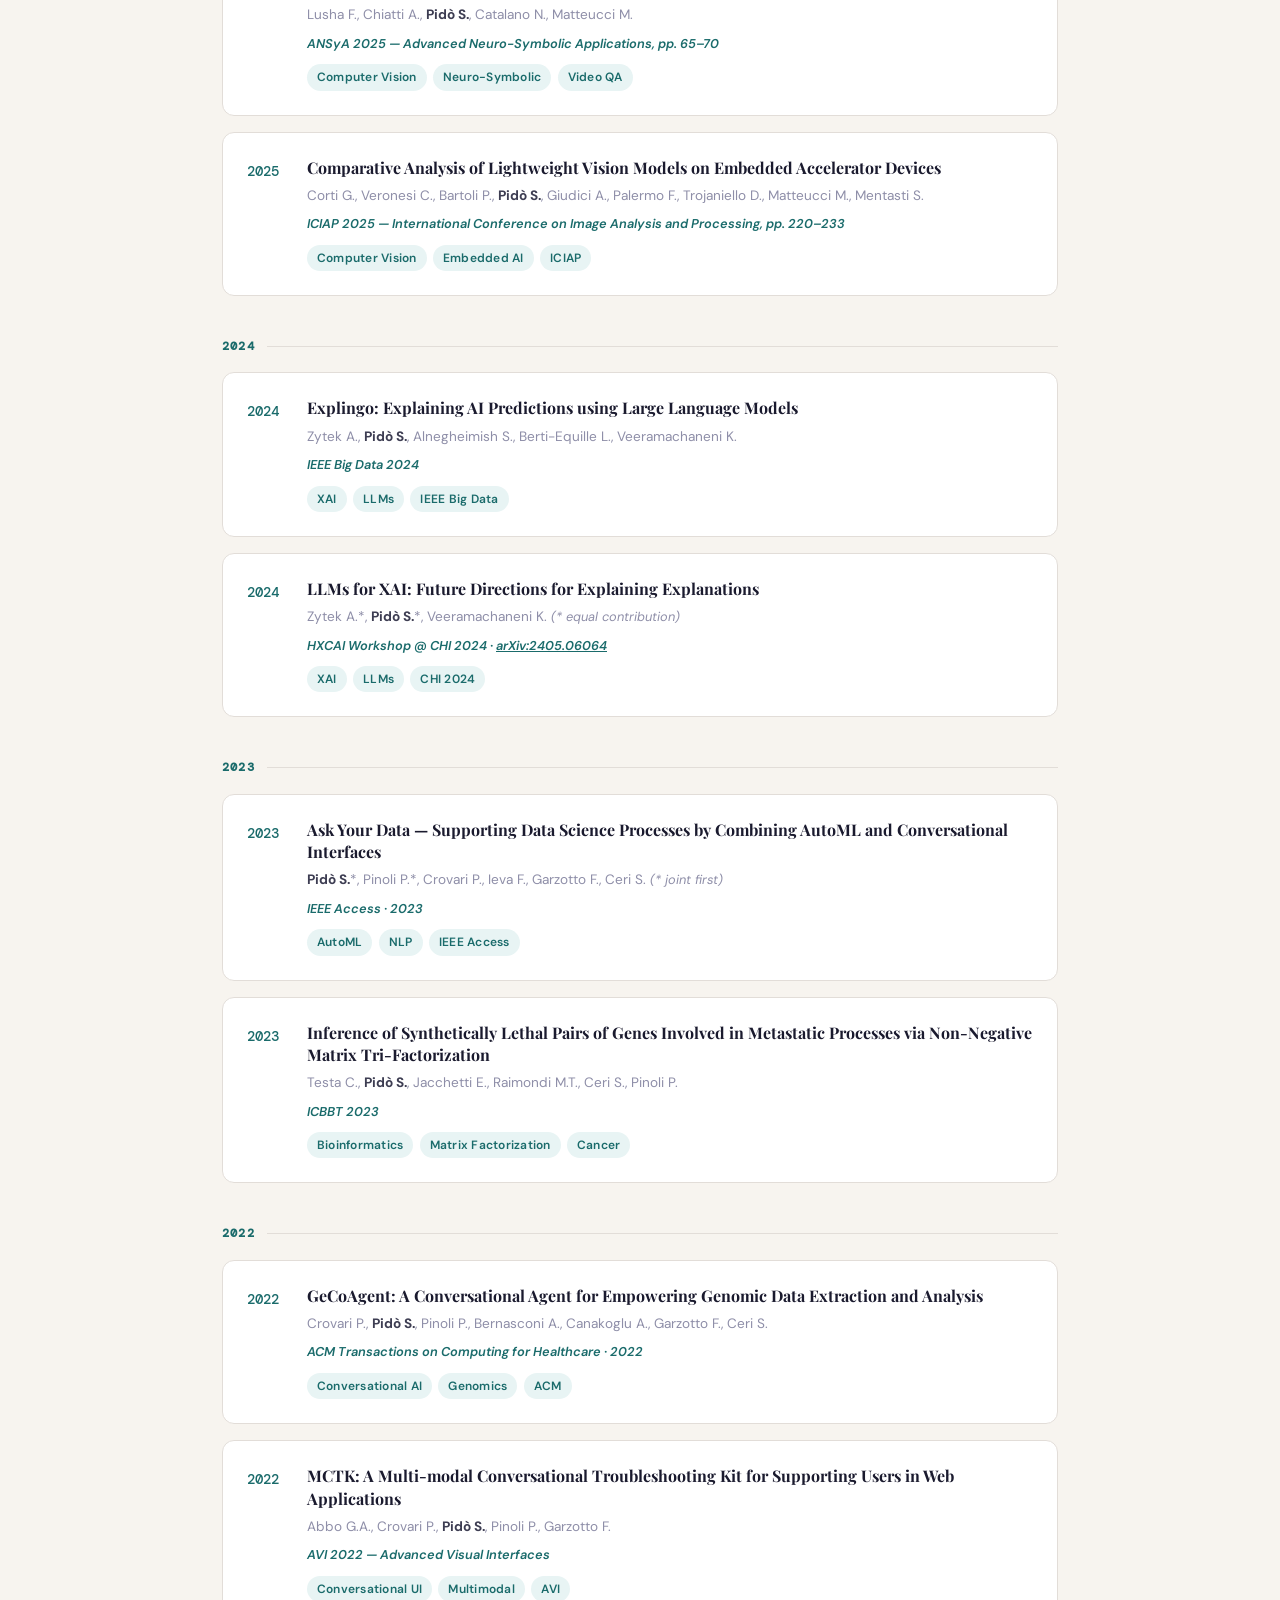
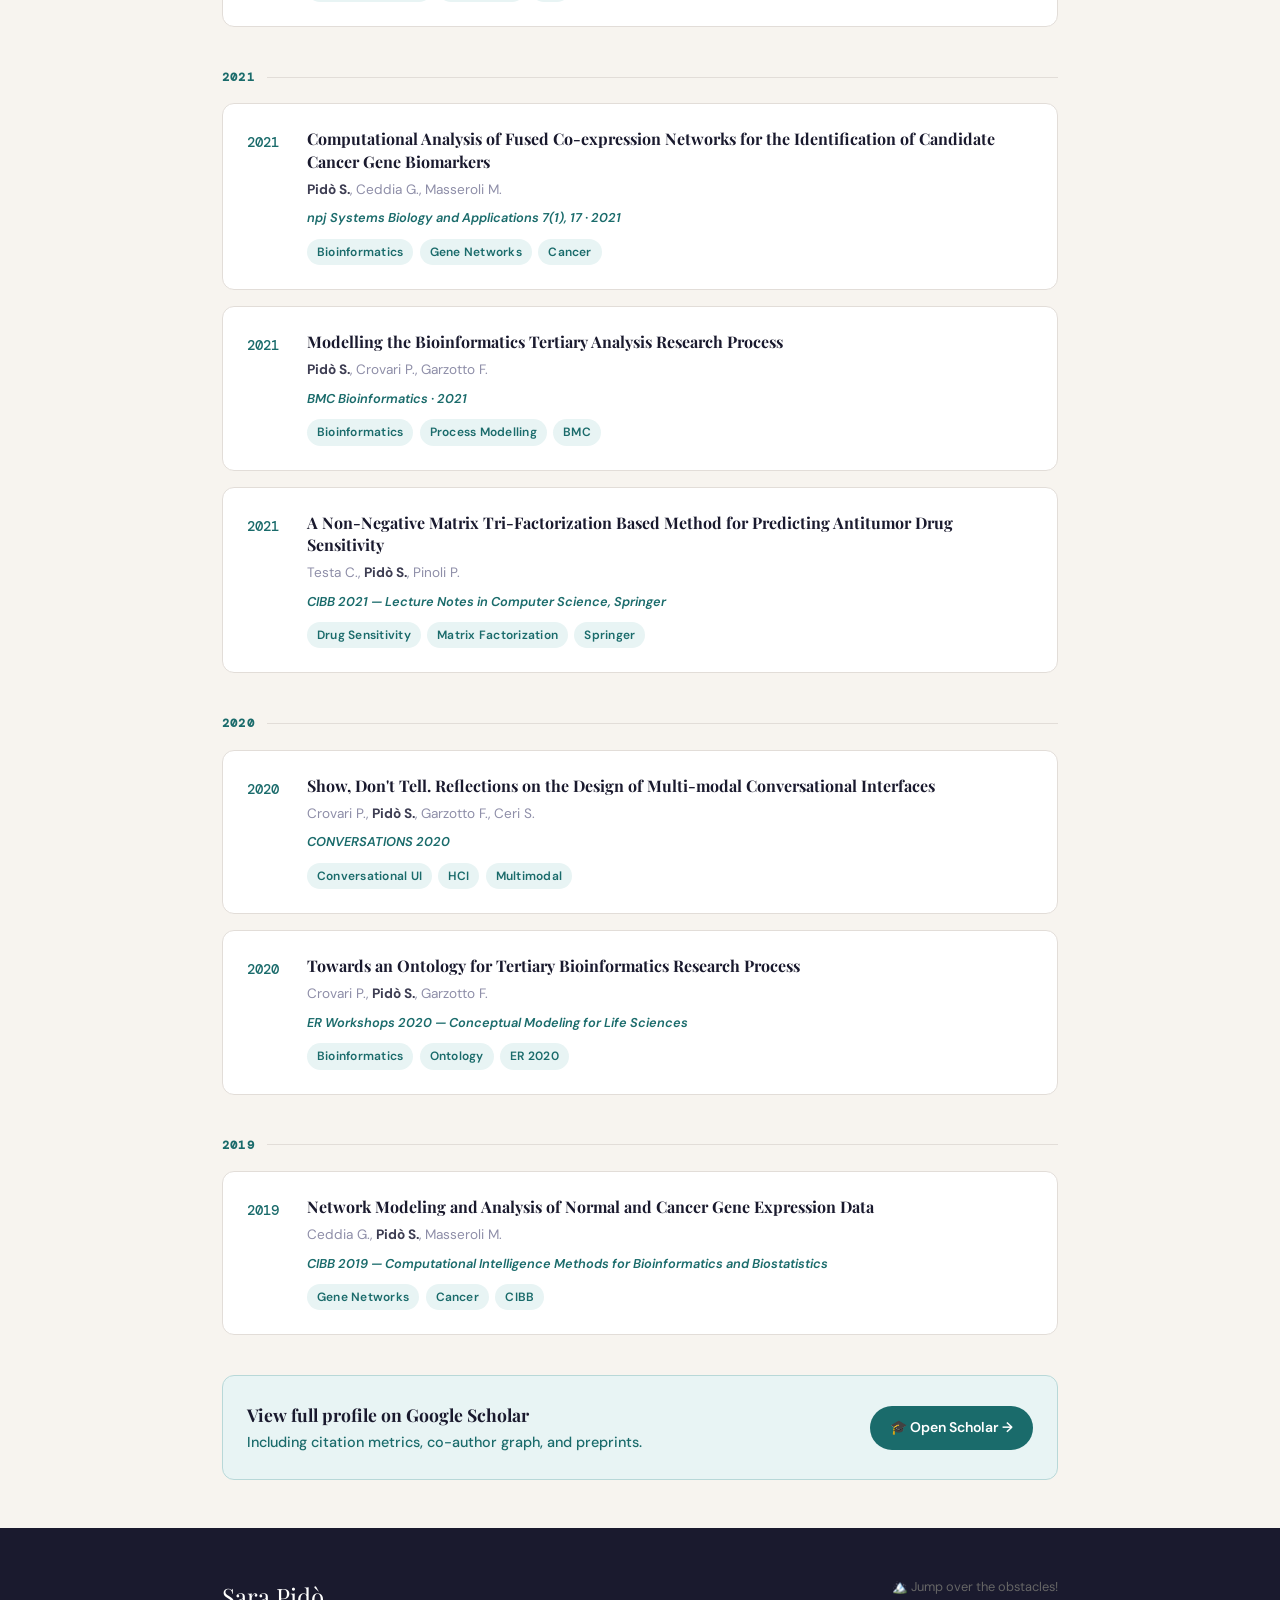
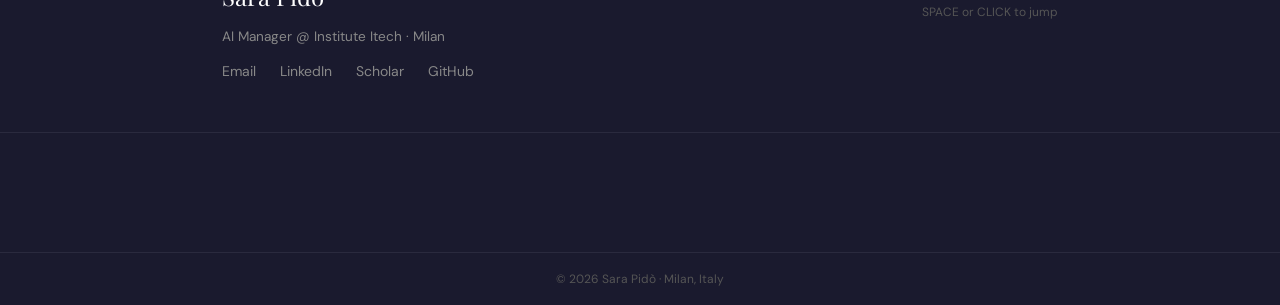
<file: publications.html>
<!DOCTYPE html>
<html lang="en">
<head>
  <meta charset="UTF-8" />
  <meta name="viewport" content="width=device-width, initial-scale=1.0" />
  <title>Publications — Sara Pidò</title>
  <link rel="stylesheet" href="assets/css/style.css" />
  <style>
    .filter-bar { display:flex; gap:0.5rem; flex-wrap:wrap; margin:1.5rem 0; }
    .filter-btn {
      background:var(--white); border:1.5px solid var(--border); border-radius:100px;
      padding:6px 16px; font-family:var(--font-body); font-size:0.8rem; font-weight:600;
      color:var(--ink-soft); cursor:pointer; transition:all 0.2s;
    }
    .filter-btn:hover, .filter-btn.active { background:var(--teal); border-color:var(--teal); color:white; }
    .pub-year-header {
      font-family:var(--font-mono); font-size:0.75rem; font-weight:600;
      letter-spacing:0.1em; text-transform:uppercase; color:var(--teal);
      margin:2.5rem 0 1rem; display:flex; align-items:center; gap:0.75rem;
    }
    .pub-year-header::after { content:''; flex:1; height:1px; background:var(--border); }
    .pub-card {
      background:var(--white); border-radius:var(--radius); border:1px solid var(--border);
      padding:1.5rem; margin-bottom:1rem; transition:all 0.25s;
      display:flex; gap:1.25rem;
    }
    .pub-card:hover { box-shadow:var(--shadow-hover); transform:translateY(-2px); }
    .pub-year { font-family:var(--font-mono); font-size:0.85rem; color:var(--teal); font-weight:500; min-width:40px; padding-top:3px; }
    .pub-title { font-family:var(--font-display); font-size:1rem; font-weight:700; color:var(--ink); margin-bottom:0.3rem; line-height:1.4; }
    .pub-authors { font-size:0.85rem; color:var(--mist); margin-bottom:0.4rem; }
    .pub-authors strong { color:var(--ink-soft); }
    .pub-venue { font-size:0.8rem; color:var(--teal); font-weight:600; font-style:italic; margin-bottom:0.6rem; }
    .pub-tags { display:flex; gap:0.4rem; flex-wrap:wrap; }
    .scholar-cta {
      background:var(--teal-pale); border-radius:var(--radius); border:1px solid #b8d8d8;
      padding:1.5rem; display:flex; align-items:center; justify-content:space-between;
      gap:1rem; flex-wrap:wrap; margin-top:2.5rem;
    }
    .scholar-cta strong { display:block; font-family:var(--font-display); font-size:1.1rem; color:var(--ink); }
    .scholar-cta p { color:var(--teal); font-size:0.9rem; font-weight:500; }
    .stats-summary {
      display:flex; gap:2rem; flex-wrap:wrap; padding:1.5rem;
      background:var(--white); border-radius:var(--radius); border:1px solid var(--border);
      margin-bottom:2rem;
    }
    .stat-s { text-align:center; }
    .stat-s .n { font-family:var(--font-display); font-size:2rem; font-weight:700; color:var(--teal); line-height:1; }
    .stat-s .l { font-size:0.75rem; color:var(--mist); font-weight:600; margin-top:2px; text-transform:uppercase; letter-spacing:0.05em; }
  </style>
</head>
<body>
  <div id="nav-container"></div>
  <main>
    <div class="page-hero fade-in">
      <p class="section-subtitle">Research Output</p>
      <h1>Publications</h1>
      <p>Peer-reviewed papers across embedded AI, XAI, NLP, conversational interfaces, and bioinformatics.</p>
    </div>

    <div class="section fade-in fade-in-delay-1">

      <div class="stats-summary">
        <div class="stat-s"><div class="n">16</div><div class="l">Papers</div></div>
        <div class="stat-s"><div class="n">290+</div><div class="l">Citations</div></div>
        <div class="stat-s"><div class="n">7</div><div class="l">Years Active</div></div>
        <div class="stat-s"><div class="n">
          <a href="https://scholar.google.com/citations?user=M_SrptEAAAAJ&hl=en" target="_blank"
             style="color:var(--teal);text-decoration:none;font-size:1rem">Scholar ↗</a>
        </div><div class="l">Full Profile</div></div>
      </div>

      <div class="filter-bar">
        <button class="filter-btn active" data-filter="all">All</button>
        <button class="filter-btn" data-filter="xai">XAI &amp; LLMs</button>
        <button class="filter-btn" data-filter="cv">Computer Vision</button>
        <button class="filter-btn" data-filter="nlp">NLP &amp; AutoML</button>
        <button class="filter-btn" data-filter="bio">Bioinformatics</button>
      </div>

      <div class="pub-year-header">Under review</div>

      <div class="pub-card fade-in" data-topic="bio">
        <div class="pub-year">—</div>
        <div>
          <div class="pub-title">Early Trajectory, Complications, and Outcomes in Neonatal Postcardiotomy Veno-Arterial ECLS: An ELSO Registry Study</div>
          <div class="pub-authors">Veronese G., <strong>Pidò S.</strong>, Meani P., Bruno G., et al.</div>
          <div class="pub-venue">JACC: Advances · Major revision</div>
          <div class="pub-tags"><span class="tag">Clinical Data</span><span class="tag">Survival Analysis</span><span class="tag">JACC</span></div>
        </div>
      </div>

      <div class="pub-card fade-in" data-topic="cv">
        <div class="pub-year">—</div>
        <div>
          <div class="pub-title">FLAME: A Deployable Framework for Layer-wise Automatic Mixed-Precision Quantization on Embedded Devices</div>
          <div class="pub-venue">ACM Transactions on Mathematical Software · Under review</div>
          <div class="pub-tags"><span class="tag">Embedded AI</span><span class="tag">Quantization</span><span class="tag">ACM TOMS</span></div>
        </div>
      </div>

      <!-- 2026 -->
      <div class="pub-year-header">2026</div>

      <div class="pub-card fade-in" data-topic="cv">
        <div class="pub-year">2026</div>
        <div>
          <div class="pub-title">A Framework for Talk-To-Me Detection and Human Action Recognition on Smart Eyewear</div>
          <div class="pub-authors">Quan H., Corti G., <strong>Pidò S.</strong>, Bartoli P., et al.</div>
          <div class="pub-venue">Neural Computing and Applications · 2026</div>
          <div class="pub-tags"><span class="tag">Computer Vision</span><span class="tag">Smart Eyewear</span><span class="tag">Action Recognition</span></div>
        </div>
      </div>

      <div class="pub-card fade-in" data-topic="bio">
        <div class="pub-year">2026</div>
        <div>
          <div class="pub-title">Methemoglobin and Nitrogen Dioxide Levels During Inhaled Nitric Oxide Therapy at 300 Parts per Million in Healthy Volunteers</div>
          <div class="pub-authors">Bruno G., Dong R., Wanderley H.V., Cenci S., Villalobos R., <strong>Pidò S.</strong>, Spina S., et al.</div>
          <div class="pub-venue">Respiratory Care · 2026</div>
          <div class="pub-tags"><span class="tag">Clinical Data</span><span class="tag">Statistics</span><span class="tag">Respiratory Care</span></div>
        </div>
      </div>

      <!-- 2025 -->
      <div class="pub-year-header">2025</div>

      <div class="pub-card fade-in" data-topic="cv">
        <div class="pub-year">2025</div>
        <div>
          <div class="pub-title">Graph Against the Machine: a Neuro-Symbolic Approach for Enhanced Video Question Answering</div>
          <div class="pub-authors">Lusha F., Chiatti A., <strong>Pidò S.</strong>, Catalano N., Matteucci M.</div>
          <div class="pub-venue">ANSyA 2025 — Advanced Neuro-Symbolic Applications, pp. 65–70</div>
          <div class="pub-tags"><span class="tag">Computer Vision</span><span class="tag">Neuro-Symbolic</span><span class="tag">Video QA</span></div>
        </div>
      </div>

      <div class="pub-card fade-in" data-topic="cv">
        <div class="pub-year">2025</div>
        <div>
          <div class="pub-title">Comparative Analysis of Lightweight Vision Models on Embedded Accelerator Devices</div>
          <div class="pub-authors">Corti G., Veronesi C., Bartoli P., <strong>Pidò S.</strong>, Giudici A., Palermo F., Trojaniello D., Matteucci M., Mentasti S.</div>
          <div class="pub-venue">ICIAP 2025 — International Conference on Image Analysis and Processing, pp. 220–233</div>
          <div class="pub-tags"><span class="tag">Computer Vision</span><span class="tag">Embedded AI</span><span class="tag">ICIAP</span></div>
        </div>
      </div>

      <!-- 2024 -->
      <div class="pub-year-header">2024</div>

      <div class="pub-card fade-in" data-topic="xai">
        <div class="pub-year">2024</div>
        <div>
          <div class="pub-title">Explingo: Explaining AI Predictions using Large Language Models</div>
          <div class="pub-authors">Zytek A., <strong>Pidò S.</strong>, Alnegheimish S., Berti-Equille L., Veeramachaneni K.</div>
          <div class="pub-venue">IEEE Big Data 2024</div>
          <div class="pub-tags"><span class="tag">XAI</span><span class="tag">LLMs</span><span class="tag">IEEE Big Data</span></div>
        </div>
      </div>

      <div class="pub-card fade-in" data-topic="xai">
        <div class="pub-year">2024</div>
        <div>
          <div class="pub-title">LLMs for XAI: Future Directions for Explaining Explanations</div>
          <div class="pub-authors">Zytek A.*, <strong>Pidò S.</strong>*, Veeramachaneni K. <em style="font-size:0.8rem;color:var(--mist)">(* equal contribution)</em></div>
          <div class="pub-venue">HXCAI Workshop @ CHI 2024 · <a href="https://arxiv.org/abs/2405.06064" target="_blank" style="color:inherit">arXiv:2405.06064</a></div>
          <div class="pub-tags"><span class="tag">XAI</span><span class="tag">LLMs</span><span class="tag">CHI 2024</span></div>
        </div>
      </div>

      <!-- 2023 -->
      <div class="pub-year-header">2023</div>

      <div class="pub-card fade-in" data-topic="nlp">
        <div class="pub-year">2023</div>
        <div>
          <div class="pub-title">Ask Your Data — Supporting Data Science Processes by Combining AutoML and Conversational Interfaces</div>
          <div class="pub-authors"><strong>Pidò S.</strong>*, Pinoli P.*, Crovari P., Ieva F., Garzotto F., Ceri S. <em style="font-size:0.8rem;color:var(--mist)">(* joint first)</em></div>
          <div class="pub-venue">IEEE Access · 2023</div>
          <div class="pub-tags"><span class="tag">AutoML</span><span class="tag">NLP</span><span class="tag">IEEE Access</span></div>
        </div>
      </div>

      <div class="pub-card fade-in" data-topic="bio">
        <div class="pub-year">2023</div>
        <div>
          <div class="pub-title">Inference of Synthetically Lethal Pairs of Genes Involved in Metastatic Processes via Non-Negative Matrix Tri-Factorization</div>
          <div class="pub-authors">Testa C., <strong>Pidò S.</strong>, Jacchetti E., Raimondi M.T., Ceri S., Pinoli P.</div>
          <div class="pub-venue">ICBBT 2023</div>
          <div class="pub-tags"><span class="tag">Bioinformatics</span><span class="tag">Matrix Factorization</span><span class="tag">Cancer</span></div>
        </div>
      </div>

      <!-- 2022 -->
      <div class="pub-year-header">2022</div>

      <div class="pub-card fade-in" data-topic="bio">
        <div class="pub-year">2022</div>
        <div>
          <div class="pub-title">GeCoAgent: A Conversational Agent for Empowering Genomic Data Extraction and Analysis</div>
          <div class="pub-authors">Crovari P., <strong>Pidò S.</strong>, Pinoli P., Bernasconi A., Canakoglu A., Garzotto F., Ceri S.</div>
          <div class="pub-venue">ACM Transactions on Computing for Healthcare · 2022</div>
          <div class="pub-tags"><span class="tag">Conversational AI</span><span class="tag">Genomics</span><span class="tag">ACM</span></div>
        </div>
      </div>

      <div class="pub-card fade-in" data-topic="nlp">
        <div class="pub-year">2022</div>
        <div>
          <div class="pub-title">MCTK: A Multi-modal Conversational Troubleshooting Kit for Supporting Users in Web Applications</div>
          <div class="pub-authors">Abbo G.A., Crovari P., <strong>Pidò S.</strong>, Pinoli P., Garzotto F.</div>
          <div class="pub-venue">AVI 2022 — Advanced Visual Interfaces</div>
          <div class="pub-tags"><span class="tag">Conversational UI</span><span class="tag">Multimodal</span><span class="tag">AVI</span></div>
        </div>
      </div>

      <!-- 2021 -->
      <div class="pub-year-header">2021</div>

      <div class="pub-card fade-in" data-topic="bio">
        <div class="pub-year">2021</div>
        <div>
          <div class="pub-title">Computational Analysis of Fused Co-expression Networks for the Identification of Candidate Cancer Gene Biomarkers</div>
          <div class="pub-authors"><strong>Pidò S.</strong>, Ceddia G., Masseroli M.</div>
          <div class="pub-venue">npj Systems Biology and Applications 7(1), 17 · 2021</div>
          <div class="pub-tags"><span class="tag">Bioinformatics</span><span class="tag">Gene Networks</span><span class="tag">Cancer</span></div>
        </div>
      </div>

      <div class="pub-card fade-in" data-topic="bio">
        <div class="pub-year">2021</div>
        <div>
          <div class="pub-title">Modelling the Bioinformatics Tertiary Analysis Research Process</div>
          <div class="pub-authors"><strong>Pidò S.</strong>, Crovari P., Garzotto F.</div>
          <div class="pub-venue">BMC Bioinformatics · 2021</div>
          <div class="pub-tags"><span class="tag">Bioinformatics</span><span class="tag">Process Modelling</span><span class="tag">BMC</span></div>
        </div>
      </div>

      <div class="pub-card fade-in" data-topic="bio">
        <div class="pub-year">2021</div>
        <div>
          <div class="pub-title">A Non-Negative Matrix Tri-Factorization Based Method for Predicting Antitumor Drug Sensitivity</div>
          <div class="pub-authors">Testa C., <strong>Pidò S.</strong>, Pinoli P.</div>
          <div class="pub-venue">CIBB 2021 — Lecture Notes in Computer Science, Springer</div>
          <div class="pub-tags"><span class="tag">Drug Sensitivity</span><span class="tag">Matrix Factorization</span><span class="tag">Springer</span></div>
        </div>
      </div>

      <!-- 2020 -->
      <div class="pub-year-header">2020</div>

      <div class="pub-card fade-in" data-topic="nlp">
        <div class="pub-year">2020</div>
        <div>
          <div class="pub-title">Show, Don't Tell. Reflections on the Design of Multi-modal Conversational Interfaces</div>
          <div class="pub-authors">Crovari P., <strong>Pidò S.</strong>, Garzotto F., Ceri S.</div>
          <div class="pub-venue">CONVERSATIONS 2020</div>
          <div class="pub-tags"><span class="tag">Conversational UI</span><span class="tag">HCI</span><span class="tag">Multimodal</span></div>
        </div>
      </div>

      <div class="pub-card fade-in" data-topic="bio">
        <div class="pub-year">2020</div>
        <div>
          <div class="pub-title">Towards an Ontology for Tertiary Bioinformatics Research Process</div>
          <div class="pub-authors">Crovari P., <strong>Pidò S.</strong>, Garzotto F.</div>
          <div class="pub-venue">ER Workshops 2020 — Conceptual Modeling for Life Sciences</div>
          <div class="pub-tags"><span class="tag">Bioinformatics</span><span class="tag">Ontology</span><span class="tag">ER 2020</span></div>
        </div>
      </div>

      <!-- 2019 -->
      <div class="pub-year-header">2019</div>

      <div class="pub-card fade-in" data-topic="bio">
        <div class="pub-year">2019</div>
        <div>
          <div class="pub-title">Network Modeling and Analysis of Normal and Cancer Gene Expression Data</div>
          <div class="pub-authors">Ceddia G., <strong>Pidò S.</strong>, Masseroli M.</div>
          <div class="pub-venue">CIBB 2019 — Computational Intelligence Methods for Bioinformatics and Biostatistics</div>
          <div class="pub-tags"><span class="tag">Gene Networks</span><span class="tag">Cancer</span><span class="tag">CIBB</span></div>
        </div>
      </div>

      <!-- SCHOLAR CTA -->
      <div class="scholar-cta">
        <div>
          <strong>View full profile on Google Scholar</strong>
          <p>Including citation metrics, co-author graph, and preprints.</p>
        </div>
        <a href="https://scholar.google.com/citations?user=M_SrptEAAAAJ&hl=en"
           target="_blank" class="btn btn-primary">🎓 Open Scholar →</a>
      </div>

    </div>
  </main>
  <div id="footer-container"></div>
  <script src="assets/js/layout.js"></script>
  <script src="assets/js/main.js"></script>
  <script>
    const btns = document.querySelectorAll('.filter-btn');
    const cards = document.querySelectorAll('.pub-card');
    btns.forEach(btn => {
      btn.addEventListener('click', () => {
        btns.forEach(b => b.classList.remove('active'));
        btn.classList.add('active');
        const f = btn.dataset.filter;
        cards.forEach(c => {
          c.style.display = (f === 'all' || c.dataset.topic === f) ? '' : 'none';
        });
        // hide/show year headers based on visible cards
        document.querySelectorAll('.pub-year-header').forEach(h => {
          let next = h.nextElementSibling;
          let hasVisible = false;
          while (next && !next.classList.contains('pub-year-header')) {
            if (next.classList.contains('pub-card') && next.style.display !== 'none') hasVisible = true;
            next = next.nextElementSibling;
          }
          h.style.display = hasVisible ? '' : 'none';
        });
      });
    });
  </script>
</body>
</html>
</file>
<file: assets/css/style.css>
@import url('https://fonts.googleapis.com/css2?family=Playfair+Display:ital,wght@0,400;0,700;1,400&family=DM+Sans:wght@300;400;500;600&family=DM+Mono:wght@400;500&display=swap');

:root {
  --teal: #1a6b6b;
  --teal-light: #2a9090;
  --teal-pale: #e8f4f4;
  --coral: #e05c4b;
  --sand: #f7f4ef;
  --ink: #1a1a2e;
  --ink-soft: #3d3d52;
  --mist: #8e8ea8;
  --white: #ffffff;
  --border: #e2ddd8;
  --font-display: 'Playfair Display', Georgia, serif;
  --font-body: 'DM Sans', sans-serif;
  --font-mono: 'DM Mono', monospace;
  --radius: 12px;
  --shadow: 0 4px 24px rgba(26,107,107,0.08);
  --shadow-hover: 0 8px 40px rgba(26,107,107,0.16);
}

*, *::before, *::after { box-sizing: border-box; margin: 0; padding: 0; }

html { scroll-behavior: smooth; }

body {
  font-family: var(--font-body);
  background: var(--sand);
  color: var(--ink);
  line-height: 1.7;
  font-size: 16px;
  min-height: 100vh;
}

/* ── NAV ── */
nav {
  position: fixed;
  top: 0; left: 0; right: 0;
  z-index: 100;
  background: rgba(247,244,239,0.92);
  backdrop-filter: blur(12px);
  border-bottom: 1px solid var(--border);
  padding: 0 2rem;
  height: 64px;
  display: flex;
  align-items: center;
  justify-content: space-between;
}

.nav-logo {
  font-family: var(--font-display);
  font-size: 1.2rem;
  color: var(--teal);
  text-decoration: none;
  font-weight: 700;
  letter-spacing: -0.02em;
}

.nav-links {
  display: flex;
  gap: 2rem;
  list-style: none;
}

.nav-links a {
  text-decoration: none;
  color: var(--ink-soft);
  font-size: 0.875rem;
  font-weight: 500;
  letter-spacing: 0.02em;
  transition: color 0.2s;
  position: relative;
}

.nav-links a::after {
  content: '';
  position: absolute;
  bottom: -4px; left: 0; right: 0;
  height: 2px;
  background: var(--coral);
  transform: scaleX(0);
  transition: transform 0.2s;
  transform-origin: left;
}

.nav-links a:hover, .nav-links a.active { color: var(--teal); }
.nav-links a:hover::after, .nav-links a.active::after { transform: scaleX(1); }

.nav-hamburger { display: none; background: none; border: none; cursor: pointer; padding: 4px; }
.nav-hamburger span { display: block; width: 24px; height: 2px; background: var(--ink); margin: 5px 0; transition: all 0.3s; }

/* ── MAIN CONTENT ── */
main { padding-top: 64px; }

/* ── PAGE HERO ── */
.page-hero {
  padding: 5rem 2rem 3rem;
  max-width: 900px;
  margin: 0 auto;
}

.page-hero h1 {
  font-family: var(--font-display);
  font-size: clamp(2.5rem, 6vw, 4rem);
  color: var(--ink);
  line-height: 1.15;
  margin-bottom: 1rem;
}

.page-hero h1 em { color: var(--teal); font-style: italic; }

.page-hero p {
  font-size: 1.1rem;
  color: var(--ink-soft);
  max-width: 600px;
}

/* ── SECTION ── */
.section {
  max-width: 900px;
  margin: 0 auto;
  padding: 3rem 2rem;
}

.section-title {
  font-family: var(--font-display);
  font-size: 1.75rem;
  color: var(--ink);
  margin-bottom: 0.25rem;
  position: relative;
  display: inline-block;
}

.section-title::after {
  content: '';
  display: block;
  height: 3px;
  width: 40px;
  background: var(--coral);
  margin-top: 6px;
}

.section-subtitle {
  color: var(--mist);
  font-size: 0.875rem;
  letter-spacing: 0.08em;
  text-transform: uppercase;
  font-weight: 600;
  margin-bottom: 0.5rem;
}

/* ── CARDS ── */
.card {
  background: var(--white);
  border-radius: var(--radius);
  border: 1px solid var(--border);
  padding: 1.5rem;
  transition: box-shadow 0.25s, transform 0.25s;
}

.card:hover {
  box-shadow: var(--shadow-hover);
  transform: translateY(-2px);
}

/* ── TAGS ── */
.tag {
  display: inline-block;
  background: var(--teal-pale);
  color: var(--teal);
  border-radius: 100px;
  font-size: 0.75rem;
  font-weight: 600;
  padding: 3px 10px;
  letter-spacing: 0.02em;
}

.tag-coral {
  background: #fdf0ee;
  color: var(--coral);
}

/* ── BUTTONS ── */
.btn {
  display: inline-flex;
  align-items: center;
  gap: 6px;
  padding: 10px 20px;
  border-radius: 100px;
  font-family: var(--font-body);
  font-size: 0.875rem;
  font-weight: 600;
  cursor: pointer;
  transition: all 0.2s;
  text-decoration: none;
  border: none;
}

.btn-primary {
  background: var(--teal);
  color: white;
}
.btn-primary:hover { background: var(--teal-light); box-shadow: 0 4px 16px rgba(26,107,107,0.3); }

.btn-outline {
  background: transparent;
  color: var(--teal);
  border: 2px solid var(--teal);
}
.btn-outline:hover { background: var(--teal); color: white; }

/* ── FOOTER / RUNNER ── */
footer {
  background: var(--ink);
  color: #aaa;
  overflow: hidden;
  position: relative;
}

.footer-content {
  max-width: 900px;
  margin: 0 auto;
  padding: 3rem 2rem 1rem;
  display: flex;
  justify-content: space-between;
  align-items: flex-start;
  gap: 2rem;
  flex-wrap: wrap;
}

.footer-name {
  font-family: var(--font-display);
  font-size: 1.5rem;
  color: white;
  margin-bottom: 0.5rem;
}

.footer-links { display: flex; gap: 1.5rem; flex-wrap: wrap; }
.footer-links a { color: #888; text-decoration: none; font-size: 0.875rem; transition: color 0.2s; }
.footer-links a:hover { color: var(--teal-light); }

/* ── CANVAS RUNNER ── */
.runner-stage {
  width: 100%;
  height: 120px;
  position: relative;
  border-top: 1px solid #2a2a3e;
  margin-top: 2rem;
  overflow: hidden;
}

#runnerCanvas {
  display: block;
  width: 100%;
  height: 100%;
}

.footer-copy {
  text-align: center;
  padding: 1rem 2rem;
  font-size: 0.75rem;
  color: #555;
  border-top: 1px solid #2a2a3e;
}

/* ── ANIMATIONS ── */
@keyframes fadeInUp {
  from { opacity: 0; transform: translateY(24px); }
  to   { opacity: 1; transform: translateY(0); }
}

.fade-in { animation: fadeInUp 0.6s ease both; }
.fade-in-delay-1 { animation-delay: 0.1s; }
.fade-in-delay-2 { animation-delay: 0.2s; }
.fade-in-delay-3 { animation-delay: 0.3s; }
.fade-in-delay-4 { animation-delay: 0.4s; }

/* ── RESPONSIVE ── */
@media (max-width: 640px) {
  .nav-links { display: none; flex-direction: column; position: absolute; top: 64px; left: 0; right: 0; background: var(--sand); padding: 1rem 2rem 2rem; border-bottom: 1px solid var(--border); }
  .nav-links.open { display: flex; }
  .nav-hamburger { display: block; }
  .footer-content { flex-direction: column; }
}

/* ── TIMELINE ── */
.timeline { position: relative; padding-left: 2rem; }
.timeline::before {
  content: '';
  position: absolute;
  left: 0; top: 8px; bottom: 0;
  width: 2px;
  background: linear-gradient(to bottom, var(--teal), transparent);
}

.timeline-item {
  position: relative;
  margin-bottom: 2.5rem;
}

.timeline-dot {
  position: absolute;
  left: -2.4rem;
  top: 6px;
  width: 12px;
  height: 12px;
  border-radius: 50%;
  background: var(--white);
  border: 2px solid var(--teal);
}

.timeline-dot.filled { background: var(--teal); }

.timeline-date {
  font-family: var(--font-mono);
  font-size: 0.75rem;
  color: var(--teal);
  font-weight: 500;
  margin-bottom: 0.25rem;
}

.timeline-title {
  font-family: var(--font-display);
  font-size: 1.1rem;
  font-weight: 700;
  color: var(--ink);
  margin-bottom: 0.25rem;
}

.timeline-org {
  font-size: 0.875rem;
  font-weight: 600;
  color: var(--coral);
  margin-bottom: 0.5rem;
}

.timeline-desc {
  font-size: 0.9rem;
  color: var(--ink-soft);
  line-height: 1.65;
}

.timeline-desc ul { padding-left: 1.2rem; margin-top: 0.5rem; }
.timeline-desc li { margin-bottom: 0.3rem; }

/* ── PUBLICATION CARD ── */
.pub-card {
  background: var(--white);
  border-radius: var(--radius);
  border: 1px solid var(--border);
  padding: 1.5rem;
  margin-bottom: 1rem;
  transition: box-shadow 0.25s, transform 0.25s;
  display: flex;
  gap: 1.25rem;
}

.pub-card:hover {
  box-shadow: var(--shadow-hover);
  transform: translateY(-2px);
}

.pub-year {
  font-family: var(--font-mono);
  font-size: 0.85rem;
  color: var(--teal);
  font-weight: 500;
  min-width: 40px;
  padding-top: 3px;
}

.pub-body {}
.pub-title {
  font-family: var(--font-display);
  font-size: 1rem;
  font-weight: 700;
  color: var(--ink);
  margin-bottom: 0.3rem;
  line-height: 1.4;
}

.pub-authors {
  font-size: 0.85rem;
  color: var(--mist);
  margin-bottom: 0.4rem;
}

.pub-authors strong { color: var(--ink-soft); }

.pub-venue {
  font-size: 0.8rem;
  color: var(--teal);
  font-weight: 600;
  font-style: italic;
}

/* ── ACTIVITY CARD ── */
.activity-grid {
  display: grid;
  grid-template-columns: repeat(auto-fill, minmax(260px, 1fr));
  gap: 1rem;
  margin-top: 1rem;
}

.activity-card {
  background: var(--white);
  border-radius: var(--radius);
  border: 1px solid var(--border);
  padding: 1.25rem;
  transition: box-shadow 0.2s, transform 0.2s;
}

.activity-card:hover {
  box-shadow: var(--shadow-hover);
  transform: translateY(-2px);
}

.activity-icon {
  font-size: 1.75rem;
  margin-bottom: 0.75rem;
  display: block;
}

.activity-label {
  font-size: 0.7rem;
  font-weight: 700;
  letter-spacing: 0.1em;
  text-transform: uppercase;
  color: var(--mist);
  margin-bottom: 0.25rem;
}

.activity-title {
  font-family: var(--font-display);
  font-size: 1rem;
  font-weight: 700;
  color: var(--ink);
  margin-bottom: 0.3rem;
  line-height: 1.35;
}

.activity-detail {
  font-size: 0.85rem;
  color: var(--ink-soft);
  line-height: 1.55;
}

/* ── SKILL BARS ── */
.skill-group { margin-bottom: 1.5rem; }
.skill-group-title {
  font-family: var(--font-mono);
  font-size: 0.75rem;
  font-weight: 600;
  letter-spacing: 0.1em;
  text-transform: uppercase;
  color: var(--teal);
  margin-bottom: 0.75rem;
}

.skill-item {
  display: flex;
  align-items: center;
  gap: 0.75rem;
  margin-bottom: 0.5rem;
}

.skill-name {
  font-size: 0.875rem;
  font-weight: 500;
  color: var(--ink-soft);
  width: 140px;
  flex-shrink: 0;
}

.skill-bar {
  flex: 1;
  height: 6px;
  background: var(--border);
  border-radius: 3px;
  overflow: hidden;
}

.skill-fill {
  height: 100%;
  background: linear-gradient(to right, var(--teal), var(--teal-light));
  border-radius: 3px;
  width: 0;
  transition: width 1s ease 0.3s;
}

/* ── HOBBIES ── */
.hobby-grid {
  display: grid;
  grid-template-columns: repeat(auto-fill, minmax(200px, 1fr));
  gap: 1rem;
  margin-top: 1rem;
}

.hobby-card {
  background: var(--white);
  border-radius: var(--radius);
  border: 1px solid var(--border);
  padding: 1.5rem 1.25rem;
  text-align: center;
  transition: all 0.25s;
  cursor: default;
}

.hobby-card:hover {
  box-shadow: var(--shadow-hover);
  transform: translateY(-4px);
  border-color: var(--teal-pale);
}

.hobby-emoji {
  font-size: 2.5rem;
  display: block;
  margin-bottom: 0.75rem;
}

.hobby-name {
  font-family: var(--font-display);
  font-size: 1rem;
  font-weight: 700;
  color: var(--ink);
  margin-bottom: 0.3rem;
}

.hobby-desc {
  font-size: 0.8rem;
  color: var(--mist);
  line-height: 1.5;
}
</file>
